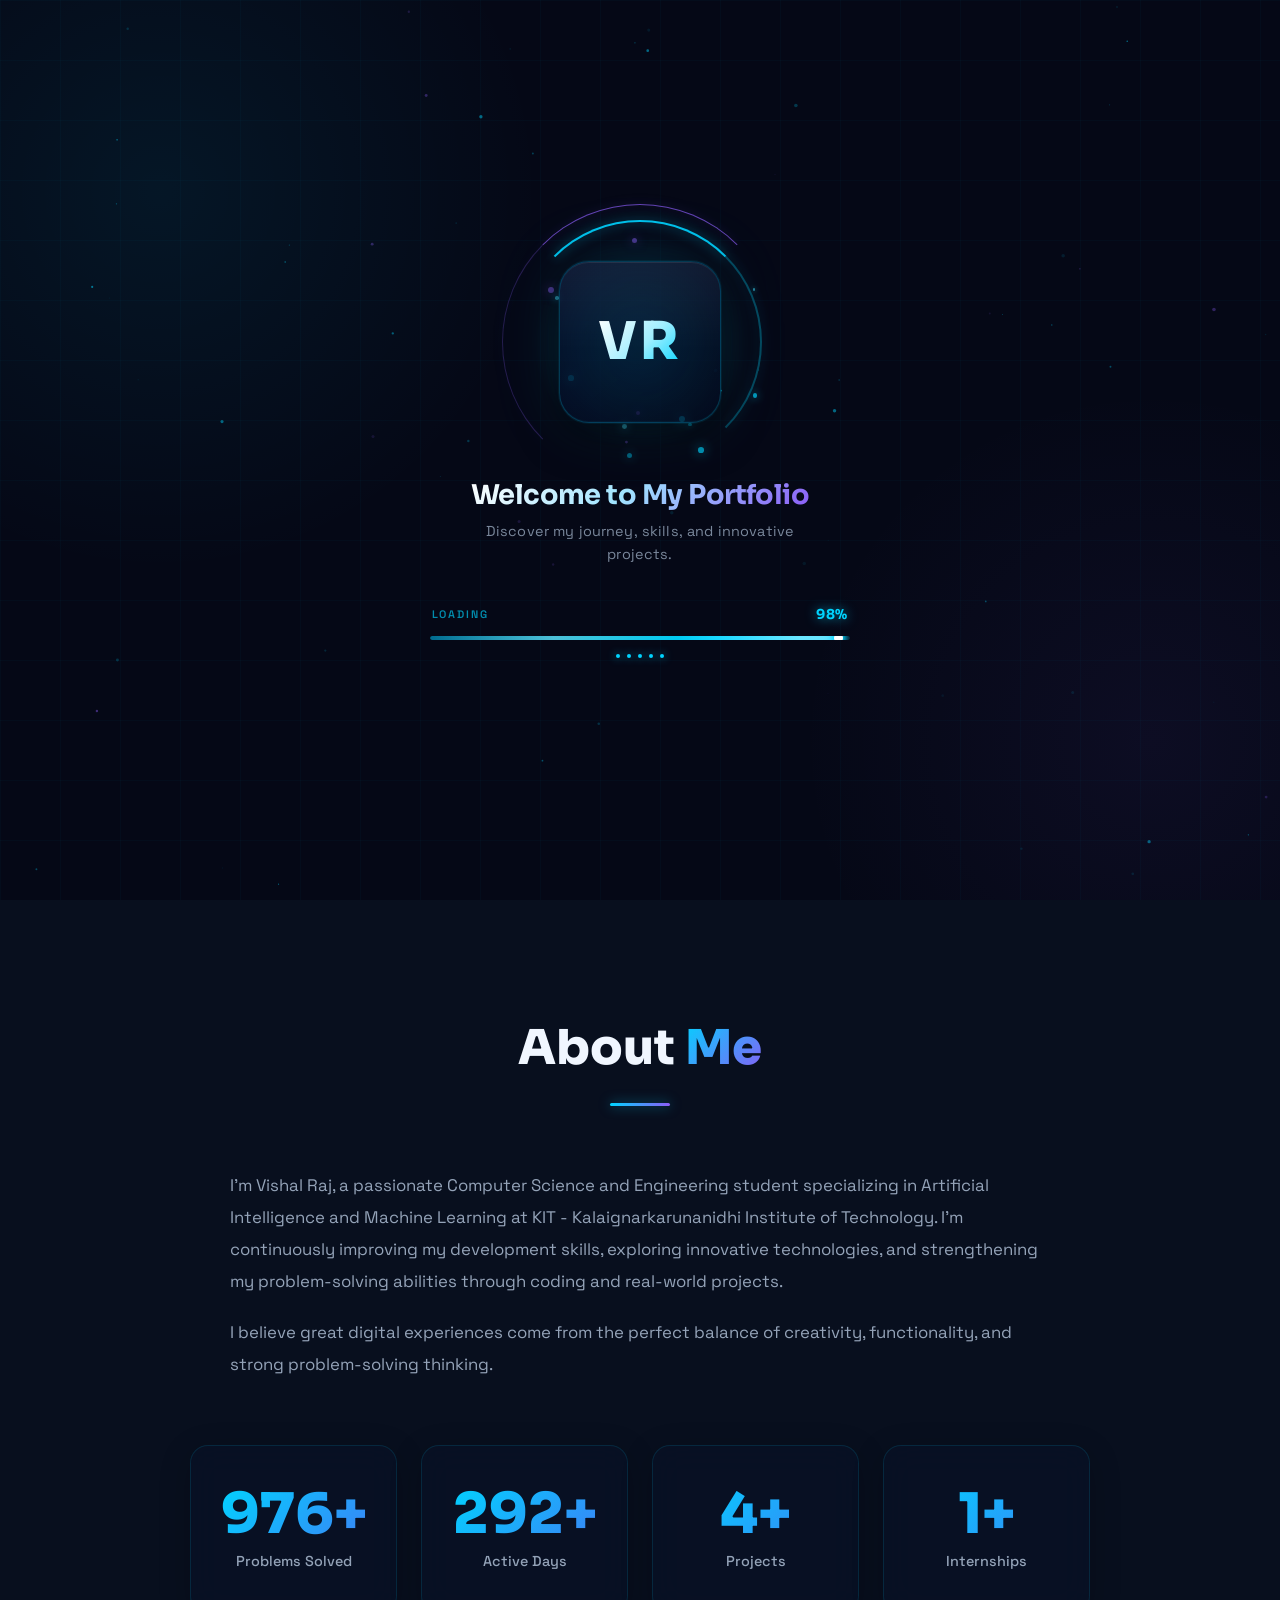
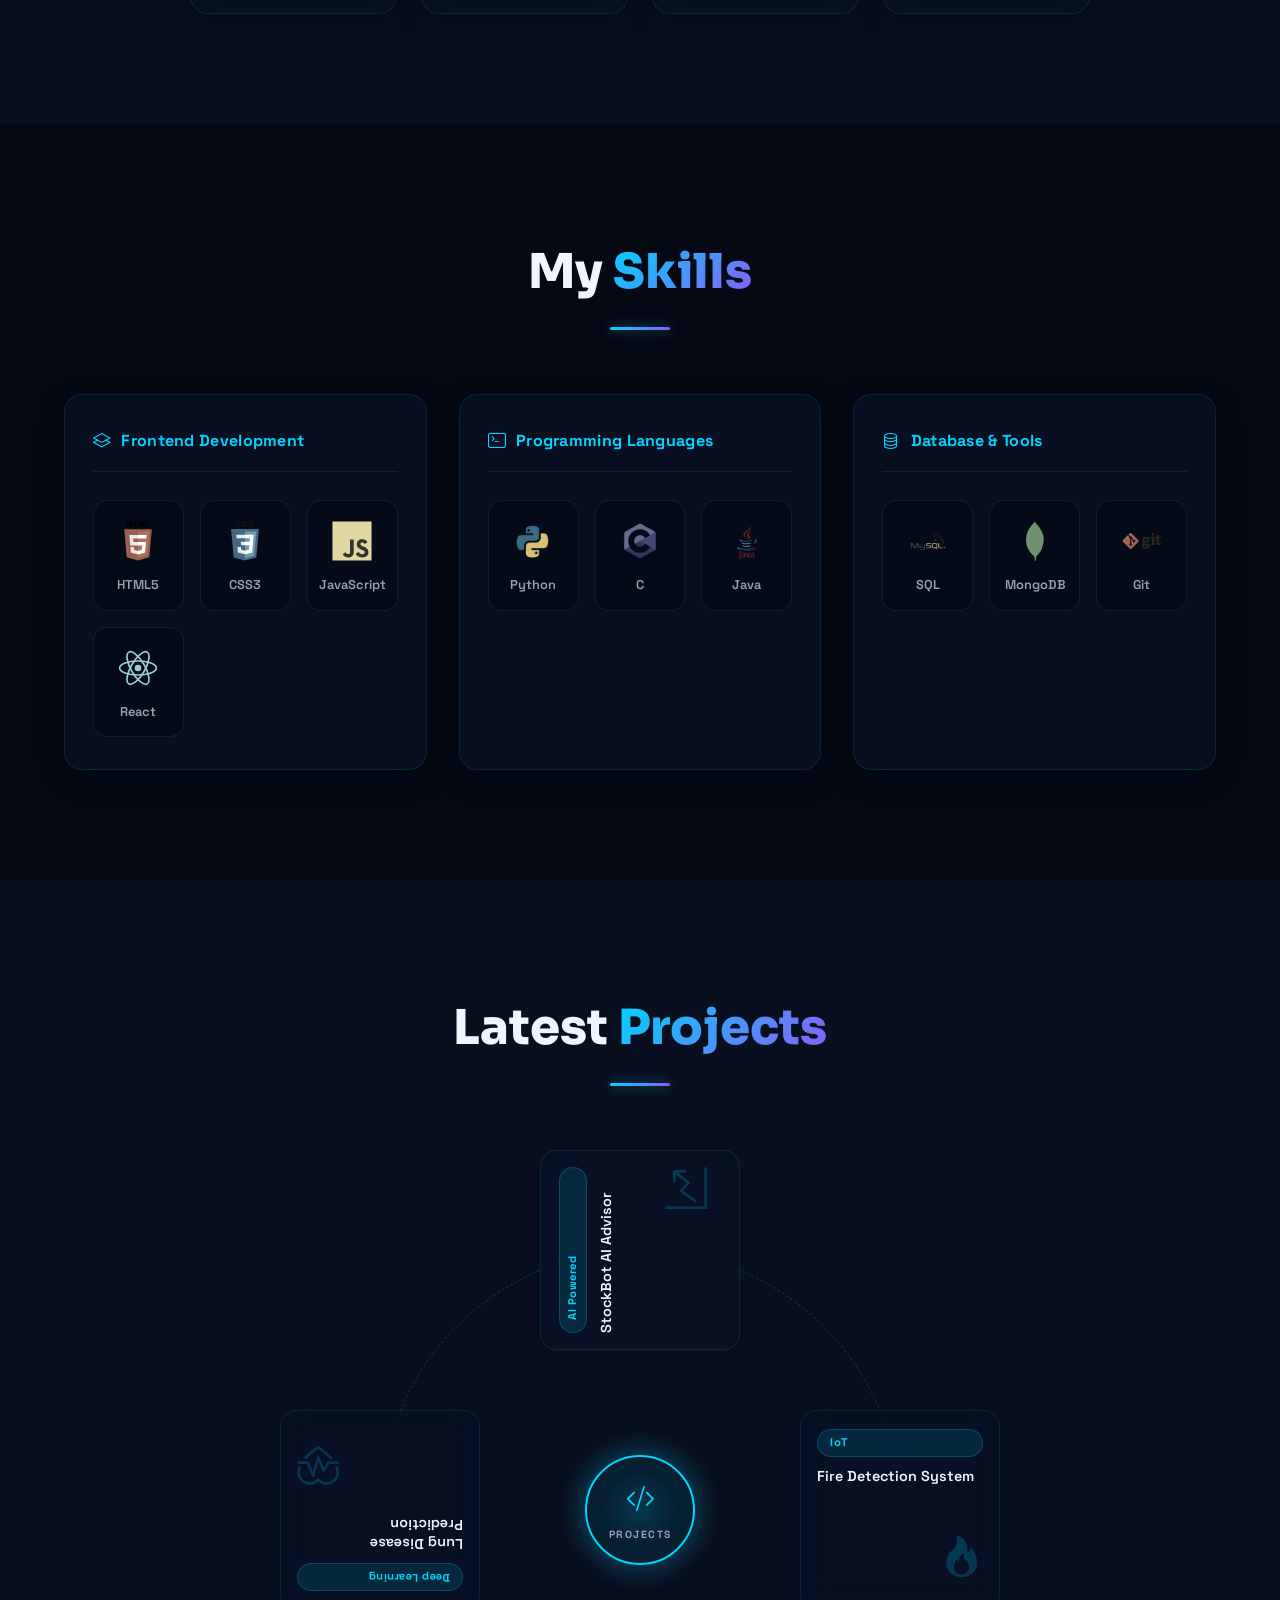
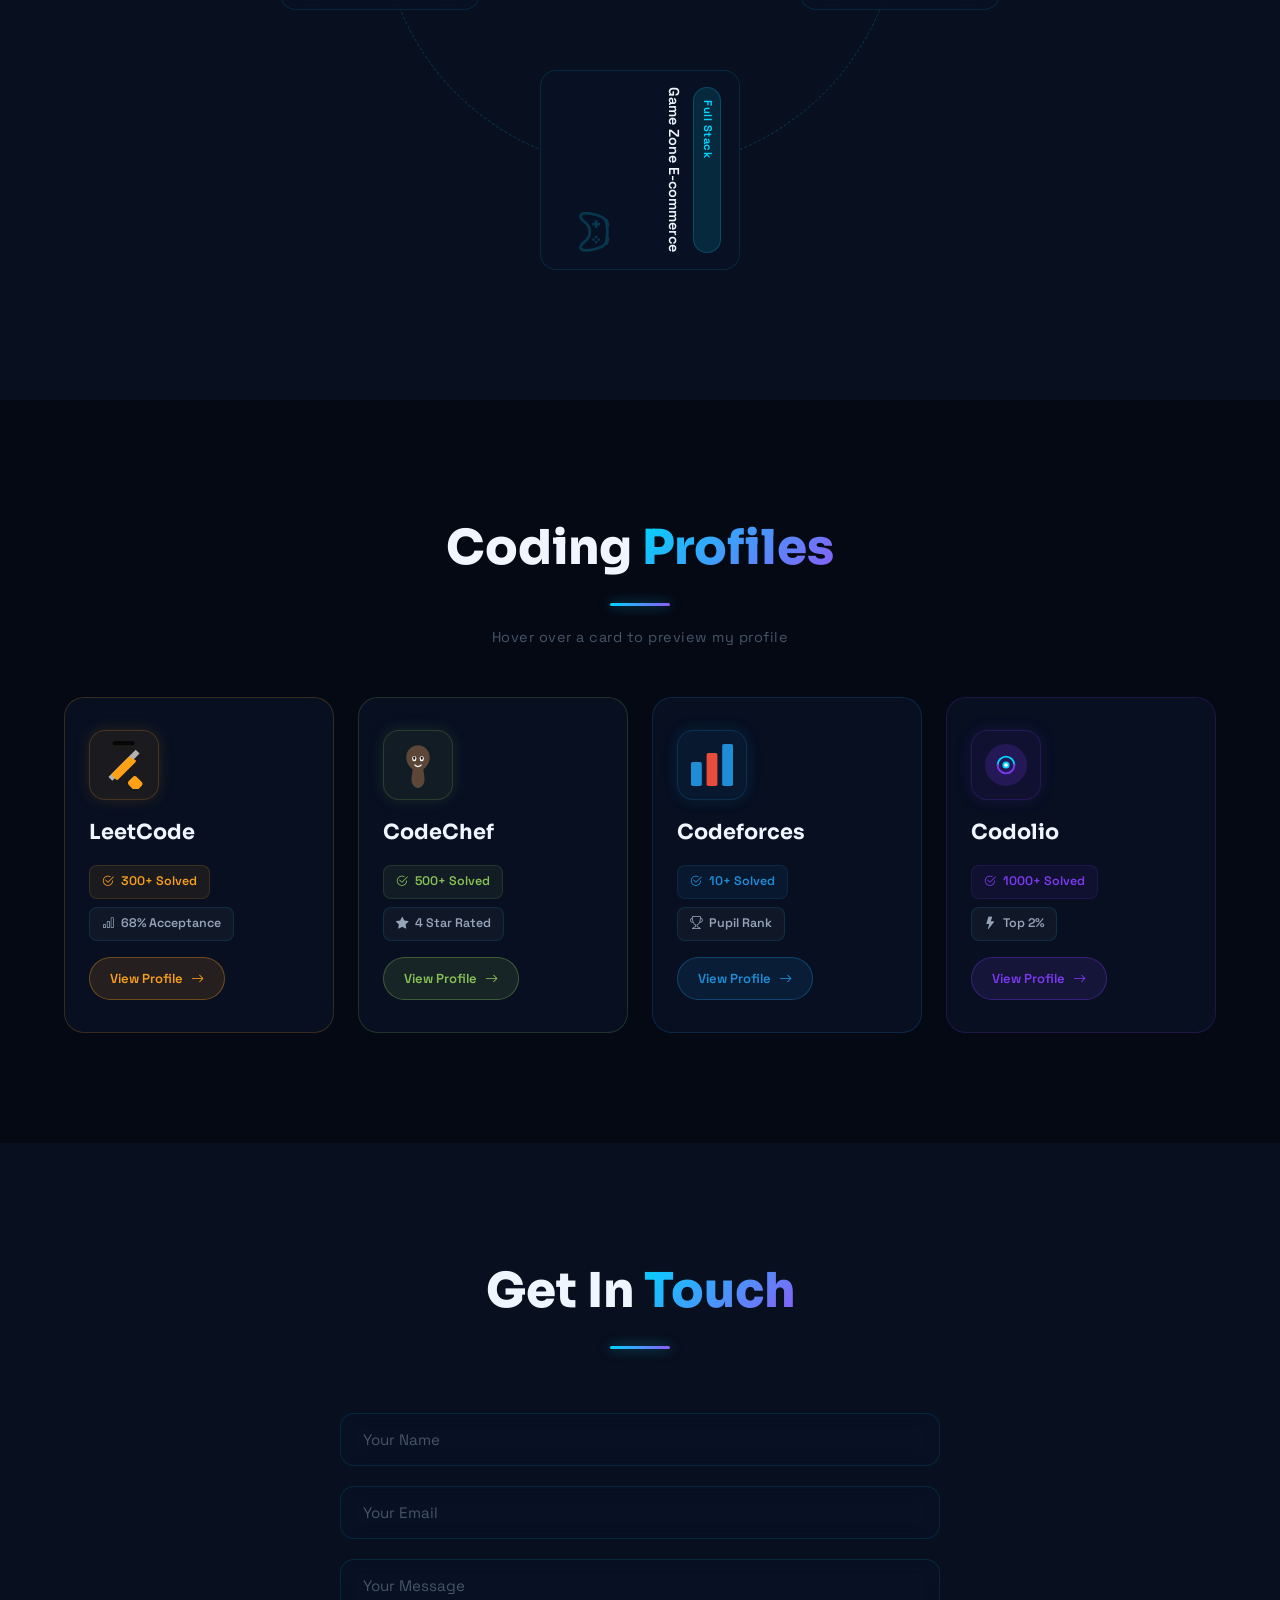
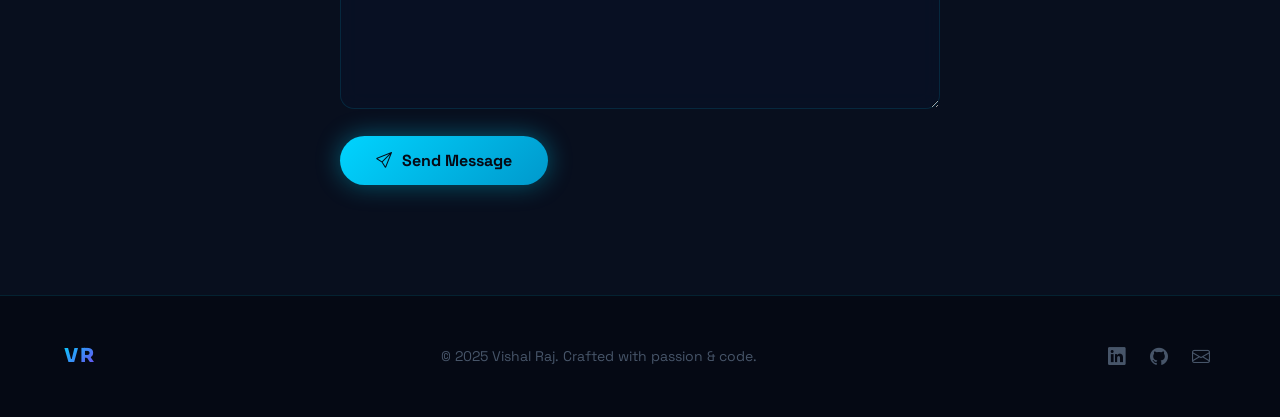
<file: index.html>
<!DOCTYPE html>
<html lang="en">

<head>
  <meta charset="UTF-8">
  <meta name="viewport" content="width=device-width, initial-scale=1.0">
  <title>Vishal Raj — Portfolio</title>
  <meta name="description"
    content="Vishal Raj — Frontend Developer & AI/ML Student. Crafting modern, interactive web experiences with React, JavaScript, and creative UI/UX design.">
  <link rel="preconnect" href="https://fonts.googleapis.com">
  <link rel="preconnect" href="https://fonts.gstatic.com" crossorigin>
  <link
    href="https://fonts.googleapis.com/css2?family=Space+Grotesk:wght@300;400;500;600;700&family=Sora:wght@300;400;500;600;700;800&display=swap"
    rel="stylesheet">
  <!-- Preloader: no-flash background set instantly -->
  <style>html,body{background:#050816;}</style>
  <link rel="stylesheet" href="preloader.css">
  <link rel="stylesheet" href="style.css">
  <link href="https://cdn.jsdelivr.net/npm/bootstrap-icons@1.10.5/font/bootstrap-icons.css" rel="stylesheet">
  <link href="https://cdnjs.cloudflare.com/ajax/libs/font-awesome/6.4.0/css/all.min.css" rel="stylesheet">
</head>

<body>

  <!-- ==================== PRELOADER ==================== -->
  <div id="vr-preloader" role="status" aria-label="Loading portfolio">

    <!-- Background layers -->
    <div class="pl-grid"></div>
    <canvas id="pl-particles"></canvas>
    <div class="pl-ambient-tl"></div>
    <div class="pl-ambient-br"></div>

    <!-- Main content -->
    <div class="pl-content">

      <!-- Logo Stage -->
      <div class="pl-logo-stage">
        <!-- Glow orb behind card -->
        <div class="pl-glow-orb"></div>
        <!-- Spinning rings -->
        <div class="pl-ring-outer"></div>
        <div class="pl-ring-mid"></div>
        <!-- Glass card -->
        <div class="pl-glass-card">
          <!-- VR Text Logo — premium styled lettering -->
          <div class="pl-vr-text" aria-label="VR Logo">VR</div>
          <!-- card shimmer overlay -->
          <div class="pl-card-shimmer"></div>
        </div><!-- /.pl-glass-card -->
      </div><!-- /.pl-logo-stage -->



      <!-- Text -->
      <div class="pl-text-block">
        <h1 class="pl-title">Welcome to My Portfolio</h1>
        <p class="pl-subtitle">Discover my journey, skills, and innovative projects.</p>
      </div>

      <!-- Progress -->
      <div class="pl-progress-section">
        <div class="pl-progress-header">
          <span class="pl-progress-label">Loading</span>
          <span class="pl-progress-pct" id="pl-pct">0%</span>
        </div>
        <div class="pl-bar-track">
          <div class="pl-bar-fill" id="pl-bar-fill">
            <div class="pl-bar-lead" id="pl-bar-lead"></div>
          </div>
        </div>
        <div class="pl-dots-row">
          <span class="pl-status-dot"></span>
          <span class="pl-status-dot"></span>
          <span class="pl-status-dot"></span>
          <span class="pl-status-dot"></span>
          <span class="pl-status-dot"></span>
        </div>
      </div>

    </div><!-- /.pl-content -->
  </div><!-- /#vr-preloader -->

  <!-- Particle Canvas -->
  <canvas id="particles-canvas"></canvas>

  <!-- Grid Background -->
  <div class="grid-bg"></div>

  <!-- Cursor Glow -->
  <div class="cursor-glow" id="cursorGlow"></div>

  <!-- ==================== HEADER ==================== -->
  <header id="header">
    <div class="header-inner">
      <div class="logo">
        <span class="logo-text">VR</span>
      </div>

      <div class="nav-container">
        <nav id="mainNav">
          <span class="nav-glow-indicator" id="navIndicator"></span>
          <a href="#home" class="nav-link active" id="nav-home">Home</a>
          <a href="#about" class="nav-link" id="nav-about">About</a>
          <a href="#skills" class="nav-link" id="nav-skills">Skills</a>
          <a href="#projects" class="nav-link" id="nav-projects">Projects</a>
          <a href="#contact" class="nav-link" id="nav-contact">Contact</a>
        </nav>
      </div>

      <div class="header-actions">
        <a href="/Users/vishalraj/Desktop/Folders/resume/Vishalraj_resume(2026).pdf" download class="btn-nav-cv"
          id="btn-header-cv">
          <i class="bi bi-download"></i>
          <span>Download CV</span>
        </a>
        <button class="hamburger" id="hamburger" aria-label="Toggle menu">
          <span></span><span></span><span></span>
        </button>
      </div>
    </div>
  </header>

  <!-- ==================== HERO ==================== -->
  <section id="home" class="hero">

    <!-- Ambient radial blobs -->
    <div class="hero-blob blob-1"></div>
    <div class="hero-blob blob-2"></div>
    <div class="hero-blob blob-3"></div>

    <div class="hero-container">

      <!-- Left: Text -->
      <div class="hero-text scroll-reveal">
        <p class="greeting">
          <span class="greeting-dot"></span>
          Hello, It's Me
        </p>

        <h1 class="name">Vishal Raj</h1>

        <p class="title">
          <span class="gradient-text typewriter-text" id="typewriterText"></span><span class="title-cursor">|</span>
        </p>

        <p class="description">
          Passionate about crafting clean, interactive, and user-focused digital experiences.
          I enjoy designing modern interfaces and building responsive web applications that
          combine creativity, performance, and functionality.
        </p>

        <!-- Social Icons -->
        <div class="social-links">
          <a href="https://www.linkedin.com/in/vishalraj46/" target="_blank" class="social-icon" title="LinkedIn">
            <i class="bi bi-linkedin"></i>
            <span class="social-label">LinkedIn</span>
          </a>
          <a href="https://github.com/vishalraj60" target="_blank" class="social-icon" title="GitHub">
            <i class="bi bi-github"></i>
            <span class="social-label">GitHub</span>
          </a>
          <a href="mailto:kit27.am60@gmail.com" class="social-icon" title="Email">
            <i class="bi bi-envelope"></i>
            <span class="social-label">Email</span>
          </a>

        </div>

        <!-- CTA Buttons -->
        <div class="hero-buttons">

          <a href="#projects" class="btn-secondary" id="btn-view-projects">
            View Projects
            <i class="bi bi-arrow-right"></i>
          </a>
        </div>
      </div>


      <!-- Hexagon Frame -->
      <div class="hexagon-container" id="hexagonContainer">
        <!-- Orbit rings -->
        <div class="orbit-ring-1"></div>
        <div class="orbit-ring-2"></div>
        <!-- Glow layers -->
        <div class="hexagon-glow"></div>
        <div class="hexagon-border-outer"></div>
        <div class="hexagon-border-inner"></div>
        <div class="hexagon-bg"></div>
        <!-- Profile image -->
        <img src="./images/vishal.PNG" alt="Vishal Raj — Frontend Developer" class="profile-img">
      </div>
    </div>

    </div>

    <!-- Info Cards Row -->
    <div class="info-cards-row">
      <div class="info-card scroll-reveal">
        <div class="info-card-icon" style="color: #00d4ff;">
          <i class="bi bi-rocket-takeoff"></i>
        </div>
        <div class="info-card-content">
          <h3>1500+</h3>
          <p class="info-card-title">Problems Solved</p>
          <p class="info-card-sub">On various online platforms.</p>
        </div>
      </div>
      <div class="info-card scroll-reveal" style="--delay: 0.1s">
        <div class="info-card-icon" style="color: #8b5cf6;">
          <i class="bi bi-code-square"></i>
        </div>
        <div class="info-card-content">
          <h3>Frontend</h3>
          <p class="info-card-title info-card-purple">Developer</p>
          <p class="info-card-sub">HTML, CSS, JavaScript, React &amp; more.</p>
        </div>
      </div>
      <div class="info-card scroll-reveal" style="--delay: 0.2s">
        <div class="info-card-icon" style="color: #10b981;">
          <i class="bi bi-mortarboard"></i>
        </div>
        <div class="info-card-content">
          <h3>AI &amp; ML</h3>
          <p class="info-card-title info-card-green">Student</p>
          <p class="info-card-sub">Exploring the world of Artificial Intelligence.</p>
        </div>
      </div>
      <div class="info-card scroll-reveal" style="--delay: 0.3s">
        <div class="info-card-icon" style="color: #f59e0b;">
          <i class="bi bi-trophy"></i>
        </div>
        <div class="info-card-content">
          <h3>30 Day</h3>
          <p class="info-card-title info-card-amber">ML Internship</p>
          <p class="info-card-sub">Successfully completed a 30-day ML internship.</p>
        </div>
      </div>
    </div>

  </section>

  <!-- ==================== ABOUT ==================== -->
  <section id="about" class="about">
    <div class="container">
      <h2 class="section-title scroll-reveal">About <span class="highlight">Me</span></h2>
      <div class="about-content scroll-reveal">
        <p>
          I'm Vishal Raj, a passionate Computer Science and Engineering student specializing in
          Artificial Intelligence and Machine Learning at KIT - Kalaignarkarunanidhi Institute of Technology.
          I'm continuously improving my development skills, exploring innovative technologies, and strengthening my
          problem-solving abilities through coding and real-world projects.
        </p>
        <p>
          I believe great digital experiences come from the perfect balance of creativity, functionality, and strong
          problem-solving thinking.
        </p>
      </div>

      <!-- Stats Section -->
      <div class="stats-grid">
        <div class="stat-card scroll-reveal">
          <h3 class="stat-number" data-target="1000">0</h3>
          <p class="stat-label">Problems Solved</p>
        </div>
        <div class="stat-card scroll-reveal" style="--delay: 0.1s">
          <h3 class="stat-number" data-target="300">0</h3>
          <p class="stat-label">Active Days</p>
        </div>
        <div class="stat-card scroll-reveal" style="--delay: 0.2s">
          <h3 class="stat-number" data-target="5">0</h3>
          <p class="stat-label">Projects</p>
        </div>
        <div class="stat-card scroll-reveal" style="--delay: 0.3s">
          <h3 class="stat-number" data-target="2">0</h3>
          <p class="stat-label">Internships</p>
        </div>
      </div>
    </div>
  </section>

  <!-- ==================== SKILLS ==================== -->
  <section id="skills" class="skills">
    <div class="container">
      <h2 class="section-title scroll-reveal">My <span class="highlight">Skills</span></h2>

      <div class="skills-container">
        <!-- Frontend Development -->
        <div class="skill-category scroll-reveal">
          <h3 class="category-title">
            <i class="bi bi-layers"></i> Frontend Development
          </h3>
          <div class="skills-grid">
            <div class="skill-card">
              <div class="skill-icon">
                <img src="./images/html5.svg" alt="HTML5">
              </div>
              <p>HTML5</p>
            </div>
            <div class="skill-card">
              <div class="skill-icon">
                <img src="./images/css3.svg" alt="CSS3">
              </div>
              <p>CSS3</p>
            </div>
            <div class="skill-card">
              <div class="skill-icon">
                <img src="./images/javascript.svg" alt="JavaScript">
              </div>
              <p>JavaScript</p>
            </div>
            <div class="skill-card">
              <div class="skill-icon react-icon">
                <svg viewBox="0 0 24 24" fill="#61DAFB" width="40" height="40">
                  <circle cx="12" cy="12" r="2" />
                  <ellipse cx="12" cy="12" rx="11" ry="4.2" fill="none" stroke="#61DAFB" stroke-width="1" />
                  <ellipse cx="12" cy="12" rx="11" ry="4.2" fill="none" stroke="#61DAFB" stroke-width="1"
                    transform="rotate(60 12 12)" />
                  <ellipse cx="12" cy="12" rx="11" ry="4.2" fill="none" stroke="#61DAFB" stroke-width="1"
                    transform="rotate(120 12 12)" />
                </svg>
              </div>
              <p>React</p>
            </div>
          </div>
        </div>

        <!-- Programming Languages -->
        <div class="skill-category scroll-reveal" style="--delay: 0.1s">
          <h3 class="category-title">
            <i class="bi bi-terminal"></i> Programming Languages
          </h3>
          <div class="skills-grid">
            <div class="skill-card">
              <div class="skill-icon">
                <img src="./images/py.PNG" alt="Python">
              </div>
              <p>Python</p>
            </div>
            <div class="skill-card">
              <div class="skill-icon">
                <img src="./images/c.PNG" alt="C Programming">
              </div>
              <p>C</p>
            </div>
            <div class="skill-card">
              <div class="skill-icon">
                <img src="./images/java.PNG" alt="Java">
              </div>
              <p>Java</p>
            </div>
          </div>
        </div>

        <!-- Database & Tools -->
        <div class="skill-category scroll-reveal" style="--delay: 0.2s">
          <h3 class="category-title">
            <i class="bi bi-database"></i> Database &amp; Tools
          </h3>
          <div class="skills-grid">
            <div class="skill-card">
              <div class="skill-icon">
                <img src="./images/sql.PNG" alt="SQL">
              </div>
              <p>SQL</p>
            </div>
            <div class="skill-card">
              <div class="skill-icon mongodb-icon">
                <svg viewBox="0 0 24 24" fill="#47A248" width="40" height="40">
                  <path
                    d="M17.193 9.555c-1.264-5.58-4.252-7.414-4.573-8.115-.28-.394-.53-.954-.735-1.44-.036.495-.055.685-.523 1.184-.723.566-4.438 3.682-4.74 10.02-.282 5.912 4.27 9.435 4.888 9.884l.07.05A73.49 73.49 0 0111.91 24h.481c.114-1.032.284-2.056.51-3.07.417-.296 4.604-3.254 4.292-11.375z" />
                </svg>
              </div>
              <p>MongoDB</p>
            </div>
            <div class="skill-card">
              <div class="skill-icon">
                <img src="./images/git.svg" alt="Git">
              </div>
              <p>Git</p>
            </div>
          </div>
        </div>
      </div>

    </div>
  </section>

  <!-- ==================== PROJECTS ==================== -->
  <section id="projects" class="projects">
    <div class="container">
      <h2 class="section-title scroll-reveal">Latest <span class="highlight">Projects</span></h2>
      <div class="orbit-wrapper">
        <!-- Center hub -->
        <div class="orbit-center">
          <i class="bi bi-code-slash"></i>
          <span>Projects</span>
        </div>
        <!-- Decorative dashed ring -->
        <div class="orbit-ring"></div>
        <!-- Rotating track -->
        <div class="orbit-track">

          <div class="orbit-item">
            <div class="project-card">
              <div class="card-front">
                <span class="project-tag">IoT</span>
                <h3>Fire Detection System</h3>
                <i class="bi bi-fire card-icon"></i>
              </div>
              <div class="card-overlay">
                <span class="project-tag">IoT</span>
                <h3>Fire Detection System</h3>
                <p>Real-time fire detection using image processing and alert notifications with IoT integration.</p>
              </div>
            </div>
          </div>

          <div class="orbit-item">
            <div class="project-card">
              <div class="card-front">
                <span class="project-tag">Full Stack</span>
                <h3>Game Zone E-commerce</h3>
                <i class="bi bi-controller card-icon"></i>
              </div>
              <div class="card-overlay">
                <span class="project-tag">Full Stack</span>
                <h3>Game Zone E-commerce</h3>
                <p>Complete e-commerce platform for video games with user authentication, shopping cart, and payment
                  integration.</p>
              </div>
            </div>
          </div>

          <div class="orbit-item">
            <div class="project-card">
              <div class="card-front">
                <span class="project-tag">Deep Learning</span>
                <h3>Lung Disease Prediction</h3>
                <i class="bi bi-heart-pulse card-icon"></i>
              </div>
              <div class="card-overlay">
                <span class="project-tag">Deep Learning</span>
                <h3>Lung Disease Prediction</h3>
                <p>Hybrid CNN + RNN model to detect lung diseases from X-ray images using advanced deep learning
                  techniques.</p>
              </div>
            </div>
          </div>

          <div class="orbit-item">
            <div class="project-card">
              <div class="card-front">
                <span class="project-tag">AI Powered</span>
                <h3>StockBot AI Advisor</h3>
                <i class="bi bi-graph-up-arrow card-icon"></i>
              </div>
              <div class="card-overlay">
                <span class="project-tag">AI Powered</span>
                <h3>StockBot AI Advisor</h3>
                <p>AI-powered stock market analysis with insights, trend analysis, portfolio tracking and smart
                  recommendations.</p>
              </div>
            </div>
          </div>

        </div>
      </div>
    </div>
  </section>

  <!-- ==================== CODING PROFILES ==================== -->
  <section id="competitive" class="competitive">
    <div class="container">
      <h2 class="section-title scroll-reveal">Coding <span class="highlight">Profiles</span></h2>
      <p class="section-subtitle scroll-reveal">Hover over a card to preview my profile</p>

      <div class="cp-grid">

        <!-- LeetCode -->
        <div class="cp-card scroll-reveal" style="--card-accent: #f89f1b; --card-accent-rgb: 248,159,27;">
          <div class="cp-card-bg" style="background-image: url('./images/leetcode_profile.png')"></div>
          <div class="cp-card-overlay"></div>
          <div class="cp-card-shine"></div>
          <div class="cp-card-inner">
            <div class="cp-default">
              <div class="cp-logo-wrap">
                <svg viewBox="0 0 95 111" fill="none" xmlns="http://www.w3.org/2000/svg" class="cp-logo-svg" width="48"
                  height="48">
                  <path
                    d="M68.0063 83.0664C70.5 80.5764 74.5 80.5764 77 83.0664L88.5 94.5664C91 97.0564 91 101.056 88.5 103.566L79 113.066C76.5 115.556 72.5 115.556 70 113.066L58.5 101.566C56 99.066 56 95.066 58.5 92.566L68.0063 83.0664Z"
                    fill="#FFA116" />
                  <path fill-rule="evenodd" clip-rule="evenodd"
                    d="M11.5 83.0664L43 51.5664L52 60.5664L20.5 92.0664L11.5 83.0664ZM52 60.5664L83.5 29.0664L74.5 20.0664L43 51.5664L52 60.5664Z"
                    fill="#B3B3B3" />
                  <rect x="21" y="0" width="51" height="10" rx="5" fill="#070706" />
                  <rect x="21" y="10" width="51" height="12" rx="0" fill="#1A1A1A" />
                  <path
                    d="M62 38C60.5 36.5 58.5 36.5 57 38L20 75C18.5 76.5 18.5 78.5 20 80L29 89C30.5 90.5 32.5 90.5 34 89L74 49C75.5 47.5 75.5 45.5 74 44L62 38Z"
                    fill="#FFA116" />
                </svg>
              </div>
              <h3 class="cp-name">LeetCode</h3>
              <div class="cp-stats">
                <span class="cp-stat-badge"><i class="bi bi-check2-circle"></i> 300+ Solved</span>
                <span class="cp-stat-badge cp-badge-alt"><i class="bi bi-bar-chart"></i> 68% Acceptance</span>
              </div>
              <a href="https://leetcode.com/u/Vishalraj_60/" target="_blank" class="cp-btn">
                <span>View Profile</span><i class="bi bi-arrow-right"></i>
              </a>
            </div>
            <div class="cp-hover-content">
              <div class="cp-hover-badge"><i class="bi bi-eye"></i> Live Preview</div>
              <h3>LeetCode</h3>
              <p>@Vishalraj_60</p>
              <a href="https://leetcode.com/u/Vishalraj_60/" target="_blank" class="cp-btn cp-btn-hover">
                <span>Open Profile</span><i class="bi bi-box-arrow-up-right"></i>
              </a>
            </div>
          </div>
          <div class="cp-corner-glow"></div>
        </div>

        <!-- CodeChef -->
        <div class="cp-card scroll-reveal" style="--card-accent: #88c057; --card-accent-rgb: 136,192,87; --delay: 0.1s">
          <div class="cp-card-bg" style="background-image: url('./images/codechef_profile.png')"></div>
          <div class="cp-card-overlay"></div>
          <div class="cp-card-shine"></div>
          <div class="cp-card-inner">
            <div class="cp-default">
              <div class="cp-logo-wrap">
                <svg viewBox="0 0 80 90" fill="none" xmlns="http://www.w3.org/2000/svg" class="cp-logo-svg" width="48"
                  height="48">
                  <path
                    d="M40 8C28 8 18 18 18 30C18 40 23 48 30 53L28 68C26 80 33 88 40 88C47 88 54 80 52 68L50 53C57 48 62 40 62 30C62 18 52 8 40 8Z"
                    fill="#5B4638" />
                  <ellipse cx="33" cy="33" rx="4" ry="5" fill="white" />
                  <ellipse cx="47" cy="33" rx="4" ry="5" fill="white" />
                  <ellipse cx="33" cy="32" rx="2" ry="3" fill="#1a0a00" />
                  <ellipse cx="47" cy="32" rx="2" ry="3" fill="#1a0a00" />
                  <path d="M34 45 Q40 51 46 45" stroke="white" stroke-width="2" fill="none" stroke-linecap="round" />
                </svg>
              </div>
              <h3 class="cp-name">CodeChef</h3>
              <div class="cp-stats">
                <span class="cp-stat-badge"><i class="bi bi-check2-circle"></i> 500+ Solved</span>
                <span class="cp-stat-badge cp-badge-alt"><i class="bi bi-star-fill"></i> 4 Star Rated</span>
              </div>
              <a href="https://www.codechef.com/users/kit23bam060" target="_blank" class="cp-btn">
                <span>View Profile</span><i class="bi bi-arrow-right"></i>
              </a>
            </div>
            <div class="cp-hover-content">
              <div class="cp-hover-badge"><i class="bi bi-eye"></i> Live Preview</div>
              <h3>CodeChef</h3>
              <p>@kit23bam060</p>
              <a href="https://www.codechef.com/users/kit23bam060" target="_blank" class="cp-btn cp-btn-hover">
                <span>Open Profile</span><i class="bi bi-box-arrow-up-right"></i>
              </a>
            </div>
          </div>
          <div class="cp-corner-glow"></div>
        </div>

        <!-- Codeforces -->
        <div class="cp-card scroll-reveal" style="--card-accent: #1f8dd6; --card-accent-rgb: 31,141,214; --delay: 0.2s">
          <div class="cp-card-bg" style="background-image: url('./images/codeforces_profile.png')"></div>
          <div class="cp-card-overlay"></div>
          <div class="cp-card-shine"></div>
          <div class="cp-card-inner">
            <div class="cp-default">
              <div class="cp-logo-wrap">
                <svg viewBox="0 0 80 80" fill="none" xmlns="http://www.w3.org/2000/svg" class="cp-logo-svg" width="48"
                  height="48">
                  <rect x="5" y="35" width="18" height="40" rx="3" fill="#1F8DD6" />
                  <rect x="31" y="20" width="18" height="55" rx="3" fill="#E74C3C" />
                  <rect x="57" y="5" width="18" height="70" rx="3" fill="#1F8DD6" />
                </svg>
              </div>
              <h3 class="cp-name">Codeforces</h3>
              <div class="cp-stats">
                <span class="cp-stat-badge"><i class="bi bi-check2-circle"></i> 10+ Solved</span>
                <span class="cp-stat-badge cp-badge-alt"><i class="bi bi-trophy"></i> Pupil Rank</span>
              </div>
              <a href="https://codeforces.com/profile/kit27.am60" target="_blank" class="cp-btn">
                <span>View Profile</span><i class="bi bi-arrow-right"></i>
              </a>
            </div>
            <div class="cp-hover-content">
              <div class="cp-hover-badge"><i class="bi bi-eye"></i> Live Preview</div>
              <h3>Codeforces</h3>
              <p>@kit27.am60</p>
              <a href="https://codeforces.com/profile/kit27.am60" target="_blank" class="cp-btn cp-btn-hover">
                <span>Open Profile</span><i class="bi bi-box-arrow-up-right"></i>
              </a>
            </div>
          </div>
          <div class="cp-corner-glow"></div>
        </div>

        <!-- Codolio -->
        <div class="cp-card scroll-reveal" style="--card-accent: #7c3aed; --card-accent-rgb: 124,58,237; --delay: 0.3s">
          <div class="cp-card-bg" style="background-image: url('./images/codolio_profile.png')"></div>
          <div class="cp-card-overlay"></div>
          <div class="cp-card-shine"></div>
          <div class="cp-card-inner">
            <div class="cp-default">
              <div class="cp-logo-wrap">
                <svg viewBox="0 0 80 80" fill="none" xmlns="http://www.w3.org/2000/svg" class="cp-logo-svg" width="48"
                  height="48">
                  <circle cx="40" cy="40" r="34" fill="#7C3AED" opacity="0.2" stroke="#7C3AED" stroke-width="2" />
                  <path d="M26 40 C26 32 33 26 40 26 C47 26 54 32 54 40" stroke="#00D4FF" stroke-width="3" fill="none"
                    stroke-linecap="round" />
                  <path d="M54 40 C54 48 47 54 40 54 C33 54 26 48 26 40" stroke="#7C3AED" stroke-width="3" fill="none"
                    stroke-linecap="round" />
                  <circle cx="40" cy="40" r="6" fill="#00D4FF" />
                  <circle cx="40" cy="40" r="3" fill="white" />
                </svg>
              </div>
              <h3 class="cp-name">Codolio</h3>
              <div class="cp-stats">
                <span class="cp-stat-badge"><i class="bi bi-check2-circle"></i> 1000+ Solved</span>
                <span class="cp-stat-badge cp-badge-alt"><i class="bi bi-lightning-fill"></i> Top 2%</span>
              </div>
              <a href="https://codolio.com/profile/kit_am60" target="_blank" class="cp-btn">
                <span>View Profile</span><i class="bi bi-arrow-right"></i>
              </a>
            </div>
            <div class="cp-hover-content">
              <div class="cp-hover-badge"><i class="bi bi-eye"></i> Live Preview</div>
              <h3>Codolio</h3>
              <p>@kit_am60</p>
              <a href="https://codolio.com/profile/kit_am60" target="_blank" class="cp-btn cp-btn-hover">
                <span>Open Profile</span><i class="bi bi-box-arrow-up-right"></i>
              </a>
            </div>
          </div>
          <div class="cp-corner-glow"></div>
        </div>

      </div>
    </div>
  </section>


  <!-- ==================== CONTACT ==================== -->
  <section id="contact" class="contact">
    <div class="container">
      <h2 class="section-title scroll-reveal">Get In <span class="highlight">Touch</span></h2>
      <div class="contact-content scroll-reveal">
        <form class="contact-form" id="contactForm">
          <div class="form-group">
            <input type="text" id="contact-name" placeholder="Your Name" required>
          </div>
          <div class="form-group">
            <input type="email" id="contact-email" placeholder="Your Email" required>
          </div>
          <div class="form-group">
            <textarea id="contact-message" placeholder="Your Message" rows="5" required></textarea>
          </div>
          <button type="submit" class="btn-primary btn-submit" id="btn-send-message">
            <i class="bi bi-send"></i>
            Send Message
          </button>
        </form>
      </div>
    </div>
  </section>

  <!-- ==================== FOOTER ==================== -->
  <footer>
    <div class="footer-inner">
      <div class="footer-logo">VR</div>
      <p>© 2025 Vishal Raj. Crafted with passion &amp; code.</p>
      <div class="footer-socials">
        <a href="https://www.linkedin.com/in/vishalraj46/" target="_blank" aria-label="LinkedIn"><i
            class="bi bi-linkedin"></i></a>
        <a href="https://github.com/vishalraj60" target="_blank" aria-label="GitHub"><i class="bi bi-github"></i></a>
        <a href="mailto:kit27.am60@gmail.com" aria-label="Email"><i class="bi bi-envelope"></i></a>
      </div>
    </div>
  </footer>

  <!-- Preloader script (runs before main.js) -->
  <script src="./preloader.js"></script>
  <script src="./main.js"></script>

</body>

</html>
</file>
<file: preloader.css>
/* ============================================================
   VISHAL RAJ — PREMIUM PRELOADER
   Full-screen | Glassmorphism | Neon Cyan | Futuristic
   ============================================================ */

/* ── Preloader Overlay ── */
#vr-preloader {
  position: fixed;
  inset: 0;
  width: 100vw;
  height: 100vh;
  background: #050816;
  z-index: 99999;
  display: flex;
  flex-direction: column;
  align-items: center;
  justify-content: center;
  overflow: hidden;
  transition: opacity 0.9s cubic-bezier(0.4, 0, 0.2, 1);
  will-change: opacity;
}

#vr-preloader.pl-fade-out {
  opacity: 0;
  pointer-events: none;
}

/* Prevent body scroll while preloader visible */
body.pl-active {
  overflow: hidden;
}

/* ── Preloader Grid Background ── */
.pl-grid {
  position: absolute;
  inset: 0;
  pointer-events: none;
  background-image:
    linear-gradient(rgba(0, 212, 255, 0.04) 1px, transparent 1px),
    linear-gradient(90deg, rgba(0, 212, 255, 0.04) 1px, transparent 1px);
  background-size: 60px 60px;
  opacity: 0.65;
  animation: pl-grid-pulse 4s ease-in-out infinite;
}

@keyframes pl-grid-pulse {
  0%, 100% { opacity: 0.65; }
  50%       { opacity: 0.3; }
}

/* ── Particle Canvas (Preloader) ── */
#pl-particles {
  position: absolute;
  inset: 0;
  pointer-events: none;
  z-index: 0;
}

/* ── Ambient Glows ── */
.pl-ambient-tl {
  position: absolute;
  top: -25%;
  left: -20%;
  width: 65vw;
  height: 65vw;
  background: radial-gradient(circle, rgba(0, 212, 255, 0.07) 0%, transparent 65%);
  pointer-events: none;
  animation: pl-ambient-1 9s ease-in-out infinite alternate;
}

.pl-ambient-br {
  position: absolute;
  bottom: -25%;
  right: -20%;
  width: 60vw;
  height: 60vw;
  background: radial-gradient(circle, rgba(139, 92, 246, 0.06) 0%, transparent 65%);
  pointer-events: none;
  animation: pl-ambient-2 11s ease-in-out infinite alternate;
}

@keyframes pl-ambient-1 {
  from { transform: translate(0, 0) scale(1); }
  to   { transform: translate(4%, 3%) scale(1.06); }
}
@keyframes pl-ambient-2 {
  from { transform: translate(0, 0) scale(1); }
  to   { transform: translate(-4%, -3%) scale(1.08); }
}

/* ── Main Content Wrapper ── */
.pl-content {
  position: relative;
  z-index: 10;
  display: flex;
  flex-direction: column;
  align-items: center;
  gap: 38px;
  animation: pl-content-in 0.6s cubic-bezier(0.22, 1, 0.36, 1) both;
}

@keyframes pl-content-in {
  from { opacity: 0; transform: translateY(24px); }
  to   { opacity: 1; transform: translateY(0); }
}

/* ── Logo Stage ── */
.pl-logo-stage {
  position: relative;
  width: 200px;
  height: 200px;
  display: flex;
  align-items: center;
  justify-content: center;
  transition: transform 0.8s cubic-bezier(0.4, 0, 0.2, 1), opacity 0.8s ease;
}

.pl-fade-out .pl-logo-stage {
  transform: scale(0.88);
  opacity: 0;
}

/* ── Rotating Outer Rings ── */
.pl-ring-outer {
  position: absolute;
  inset: -22px;
  border-radius: 50%;
  animation: pl-ring-cw 3s linear infinite;
}

.pl-ring-outer::before {
  content: '';
  position: absolute;
  inset: 0;
  border-radius: 50%;
  border: 2px solid transparent;
  border-top-color: rgba(0, 212, 255, 0.9);
  border-right-color: rgba(0, 212, 255, 0.3);
  filter: drop-shadow(0 0 6px rgba(0, 212, 255, 0.7));
}

.pl-ring-mid {
  position: absolute;
  inset: -38px;
  border-radius: 50%;
  animation: pl-ring-ccw 4.5s linear infinite;
}

.pl-ring-mid::before {
  content: '';
  position: absolute;
  inset: 0;
  border-radius: 50%;
  border: 1.5px solid transparent;
  border-top-color: rgba(139, 92, 246, 0.7);
  border-left-color: rgba(139, 92, 246, 0.25);
  filter: drop-shadow(0 0 5px rgba(139, 92, 246, 0.5));
}

@keyframes pl-ring-cw  { to { transform: rotate(360deg);  } }
@keyframes pl-ring-ccw { to { transform: rotate(-360deg); } }

/* ── Neon Glow Orb behind card ── */
.pl-glow-orb {
  position: absolute;
  inset: -8px;
  border-radius: 50%;
  background: radial-gradient(
    circle,
    rgba(0, 212, 255, 0.20) 0%,
    rgba(0, 212, 255, 0.08) 45%,
    transparent 70%
  );
  filter: blur(6px);
  animation: pl-orb-breathe 2.4s ease-in-out infinite;
}

@keyframes pl-orb-breathe {
  0%, 100% { transform: scale(1); opacity: 0.75; }
  50%       { transform: scale(1.18); opacity: 1; }
}

/* ── Glassmorphism Card ── */
.pl-glass-card {
  position: relative;
  width: 162px;
  height: 162px;
  border-radius: 30px;
  background: linear-gradient(
    145deg,
    rgba(5, 20, 55, 0.65) 0%,
    rgba(3, 10, 30, 0.72) 100%
  );
  backdrop-filter: blur(28px) saturate(180%);
  -webkit-backdrop-filter: blur(28px) saturate(180%);
  border: 1px solid rgba(0, 212, 255, 0.22);
  box-shadow:
    0 0 0 1px rgba(0, 212, 255, 0.07),
    0 12px 40px rgba(0, 0, 0, 0.55),
    0 0 70px rgba(0, 212, 255, 0.13),
    inset 0 1px 0 rgba(255, 255, 255, 0.08),
    inset 0 -1px 0 rgba(0, 212, 255, 0.05);
  display: flex;
  align-items: center;
  justify-content: center;
  animation: pl-logo-breathe 2.6s ease-in-out infinite;
  z-index: 2;
  overflow: hidden;
}

/* Glass inner highlight */
.pl-glass-card::before {
  content: '';
  position: absolute;
  top: 0;
  left: 0;
  right: 0;
  height: 55%;
  border-radius: 30px 30px 0 0;
  background: linear-gradient(
    180deg,
    rgba(255, 255, 255, 0.055) 0%,
    transparent 100%
  );
  pointer-events: none;
}

/* Animated shimmer border */
.pl-card-shimmer {
  position: absolute;
  inset: -1px;
  border-radius: 31px;
  background: conic-gradient(
    from 0deg,
    transparent 0deg,
    rgba(0, 212, 255, 0.55) 60deg,
    transparent 120deg,
    transparent 360deg
  );
  animation: pl-shimmer-spin 4s linear infinite;
  -webkit-mask: linear-gradient(#fff 0 0) padding-box, linear-gradient(#fff 0 0);
  -webkit-mask-composite: destination-out;
  mask-composite: exclude;
  pointer-events: none;
}

@keyframes pl-shimmer-spin {
  from { transform: rotate(0deg); }
  to   { transform: rotate(360deg); }
}

@keyframes pl-logo-breathe {
  0%, 100% {
    transform: scale(1);
    box-shadow:
      0 0 0 1px rgba(0, 212, 255, 0.07),
      0 12px 40px rgba(0, 0, 0, 0.55),
      0 0 70px rgba(0, 212, 255, 0.13),
      inset 0 1px 0 rgba(255, 255, 255, 0.08);
  }
  50% {
    transform: scale(1.035);
    box-shadow:
      0 0 0 1px rgba(0, 212, 255, 0.16),
      0 14px 48px rgba(0, 0, 0, 0.58),
      0 0 100px rgba(0, 212, 255, 0.24),
      inset 0 1px 0 rgba(255, 255, 255, 0.11);
  }
}

/* ── VR Text Logo ── */
.pl-vr-text {
  position: relative;
  z-index: 1;
  font-family: 'Sora', 'Space Grotesk', sans-serif;
  font-size: 52px;
  font-weight: 800;
  letter-spacing: 0.06em;
  line-height: 1;
  background: linear-gradient(135deg, #ffffff 0%, #a0eeff 55%, #00d4ff 100%);
  -webkit-background-clip: text;
  -webkit-text-fill-color: transparent;
  background-clip: text;
  text-shadow: none;
  animation: pl-vr-glow-pulse 2.6s ease-in-out infinite;
  user-select: none;
}

@keyframes pl-vr-glow-pulse {
  0%, 100% {
    filter:
      drop-shadow(0 0 6px rgba(0, 212, 255, 0.7))
      drop-shadow(0 0 18px rgba(0, 212, 255, 0.35))
      drop-shadow(0 0 38px rgba(0, 212, 255, 0.15));
  }
  50% {
    filter:
      drop-shadow(0 0 12px rgba(0, 212, 255, 1))
      drop-shadow(0 0 32px rgba(0, 212, 255, 0.6))
      drop-shadow(0 0 65px rgba(0, 212, 255, 0.28));
  }
}

/* ── Floating Particles around logo ── */
.pl-float-dot {
  position: absolute;
  border-radius: 50%;
  pointer-events: none;
  animation: pl-float-particle linear infinite;
}

@keyframes pl-float-particle {
  0%   { transform: translateY(0px) rotate(0deg) scale(1);   opacity: 0; }
  15%  { opacity: 1; }
  85%  { opacity: 0.6; }
  100% { transform: translateY(-80px) rotate(180deg) scale(0.3); opacity: 0; }
}

/* ── Text Block ── */
.pl-text-block {
  text-align: center;
  display: flex;
  flex-direction: column;
  align-items: center;
  gap: 9px;
}

.pl-title {
  font-family: 'Sora', 'Space Grotesk', sans-serif;
  font-size: clamp(1.25rem, 4.5vw, 1.7rem);
  font-weight: 700;
  letter-spacing: -0.02em;
  background: linear-gradient(135deg, #ffffff 0%, #a0e4ff 45%, #8b5cf6 100%);
  -webkit-background-clip: text;
  -webkit-text-fill-color: transparent;
  background-clip: text;
  opacity: 0;
  transform: translateY(12px);
  animation: pl-fade-slide-in 0.7s 0.5s cubic-bezier(0.22, 1, 0.36, 1) forwards;
  line-height: 1.15;
}

.pl-subtitle {
  font-family: 'Space Grotesk', sans-serif;
  font-size: clamp(0.77rem, 2.5vw, 0.9rem);
  color: rgba(148, 163, 184, 0.82);
  font-weight: 400;
  letter-spacing: 0.01em;
  max-width: 310px;
  line-height: 1.6;
  opacity: 0;
  transform: translateY(12px);
  animation: pl-fade-slide-in 0.7s 0.82s cubic-bezier(0.22, 1, 0.36, 1) forwards;
}

@keyframes pl-fade-slide-in {
  to { opacity: 1; transform: translateY(0); }
}

/* ── Progress Section ── */
.pl-progress-section {
  width: clamp(260px, 60vw, 420px);
  display: flex;
  flex-direction: column;
  align-items: center;
  gap: 10px;
  opacity: 0;
  animation: pl-fade-slide-in 0.7s 1.1s cubic-bezier(0.22, 1, 0.36, 1) forwards;
}

.pl-progress-header {
  display: flex;
  justify-content: space-between;
  align-items: center;
  width: 100%;
  padding: 0 2px;
}

.pl-progress-label {
  font-family: 'Space Grotesk', sans-serif;
  font-size: 0.68rem;
  font-weight: 600;
  letter-spacing: 0.18em;
  text-transform: uppercase;
  color: rgba(0, 212, 255, 0.65);
}

.pl-progress-pct {
  font-family: 'Sora', sans-serif;
  font-size: 0.85rem;
  font-weight: 700;
  color: #00d4ff;
  letter-spacing: 0.05em;
  min-width: 42px;
  text-align: right;
  text-shadow: 0 0 12px rgba(0, 212, 255, 0.65);
}

/* Bar track */
.pl-bar-track {
  position: relative;
  width: 100%;
  height: 4px;
  background: rgba(0, 212, 255, 0.08);
  border-radius: 999px;
  overflow: hidden;
}

/* Glowing fill */
.pl-bar-fill {
  position: absolute;
  top: 0; left: 0;
  height: 100%;
  width: 0%;
  border-radius: 999px;
  background: linear-gradient(90deg, #006b8f 0%, #00b8d9 40%, #00d4ff 70%, #40e0ff 100%);
  box-shadow:
    0 0 10px rgba(0, 212, 255, 0.75),
    0 0 22px rgba(0, 212, 255, 0.4);
  transition: width 0.06s linear;
  will-change: width;
}

/* Shimmer sweep */
.pl-bar-fill::before {
  content: '';
  position: absolute;
  inset: 0;
  background: linear-gradient(
    90deg,
    transparent 0%,
    rgba(255, 255, 255, 0.3) 50%,
    transparent 100%
  );
  background-size: 60% 100%;
  animation: pl-bar-shimmer 1.5s linear infinite;
}

@keyframes pl-bar-shimmer {
  from { background-position: -100% 0; }
  to   { background-position: 250% 0; }
}

/* Leading dot */
.pl-bar-lead {
  position: absolute;
  right: -1px;
  top: 50%;
  transform: translateY(-50%);
  width: 9px;
  height: 9px;
  border-radius: 50%;
  background: #ffffff;
  box-shadow:
    0 0 5px 2px rgba(0, 212, 255, 0.95),
    0 0 12px 3px rgba(0, 212, 255, 0.55);
  animation: pl-lead-pulse 0.85s ease-in-out infinite;
}

@keyframes pl-lead-pulse {
  0%, 100% { transform: translateY(-50%) scale(1); }
  50%       { transform: translateY(-50%) scale(1.35); }
}

/* Status dots */
.pl-dots-row {
  display: flex;
  gap: 7px;
  align-items: center;
  margin-top: 4px;
}

.pl-status-dot {
  width: 4px;
  height: 4px;
  border-radius: 50%;
  background: rgba(0, 212, 255, 0.2);
  transition: background 0.3s ease, box-shadow 0.3s ease;
}

.pl-status-dot.pl-dot-active {
  background: #00d4ff;
  box-shadow: 0 0 8px rgba(0, 212, 255, 0.8);
  animation: pl-dot-blink 1s ease-in-out infinite;
}

@keyframes pl-dot-blink {
  0%, 100% { opacity: 1; }
  50%       { opacity: 0.4; }
}

/* ── Responsive ── */
@media (max-width: 600px) {
  .pl-logo-stage  { width: 172px; height: 172px; }
  .pl-glass-card  { width: 136px; height: 136px; border-radius: 24px; }
  .pl-vr-logo     { width: 74px;  height: 74px; }
  .pl-ring-outer  { inset: -16px; }
  .pl-ring-mid    { inset: -28px; }
  .pl-progress-section { width: clamp(220px, 88vw, 360px); }
  .pl-content     { gap: 28px; }
}

@media (max-width: 380px) {
  .pl-glass-card { width: 116px; height: 116px; }
  .pl-vr-logo    { width: 62px; height: 62px; }
  .pl-content    { gap: 22px; }
}
</file>
<file: style.css>
/* ============================================================
   VISHAL RAJ PORTFOLIO — CYBERPUNK REDESIGN
   Space Grotesk + Sora | Dark Navy / Neon Cyan
   ============================================================ */

/* ── Reset ── */
*, *::before, *::after {
  margin: 0;
  padding: 0;
  box-sizing: border-box;
}

/* ── Design Tokens ── */
:root {
  --bg-primary:   #050914;
  --bg-secondary: #080f1e;
  --bg-card:      rgba(8, 18, 38, 0.75);

  --cyan:         #00d4ff;
  --cyan-glow:    rgba(0, 212, 255, 0.18);
  --cyan-bright:  #40e0ff;
  --blue:         #3b82f6;
  --purple:       #8b5cf6;
  --green:        #10b981;
  --amber:        #f59e0b;
  --pink:         #ec4899;

  --text-1:       #f0f6ff;
  --text-2:       #94a3b8;
  --text-3:       #475569;

  --border-subtle: rgba(0, 212, 255, 0.12);
  --border-glow:   rgba(0, 212, 255, 0.4);

  --radius-card:  18px;
  --radius-pill:  50px;

  --font-display: 'Sora', sans-serif;
  --font-body:    'Space Grotesk', sans-serif;

  --transition: 0.3s cubic-bezier(0.4, 0, 0.2, 1);
}

/* ── Base ── */
html { scroll-behavior: smooth; }

body {
  font-family: var(--font-body);
  background: var(--bg-primary);
  color: var(--text-1);
  line-height: 1.6;
  overflow-x: hidden;
  position: relative;
}

/* ── Particle Canvas ── */
#particles-canvas {
  position: fixed;
  inset: 0;
  z-index: 0;
  pointer-events: none;
}

/* ── Grid Background ── */
.grid-bg {
  position: fixed;
  inset: 0;
  z-index: 0;
  pointer-events: none;
  background-image:
    linear-gradient(rgba(0, 212, 255, 0.03) 1px, transparent 1px),
    linear-gradient(90deg, rgba(0, 212, 255, 0.03) 1px, transparent 1px);
  background-size: 60px 60px;
}

/* ── Cursor Glow ── */
.cursor-glow {
  position: fixed;
  width: 500px;
  height: 500px;
  border-radius: 50%;
  background: radial-gradient(circle, rgba(0, 212, 255, 0.06) 0%, transparent 70%);
  pointer-events: none;
  transform: translate(-50%, -50%);
  z-index: 1;
  transition: opacity 0.3s;
}

/* ── Ensure content layers above bg ── */
header, section, footer {
  position: relative;
  z-index: 2;
}

.container {
  max-width: 1200px;
  margin: 0 auto;
  padding: 0 24px;
}

/* ============================================================
   HEADER / NAV
   ============================================================ */
header {
  position: fixed;
  top: 0;
  left: 0;
  right: 0;
  z-index: 1000;
  padding: 0;
  transition: background var(--transition), box-shadow var(--transition);
}

header.scrolled {
  background: rgba(5, 9, 20, 0.85);
  backdrop-filter: blur(24px);
  -webkit-backdrop-filter: blur(24px);
  box-shadow: 0 1px 0 var(--border-subtle), 0 8px 32px rgba(0,0,0,0.4);
}

.header-inner {
  max-width: 1400px;
  margin: 0 auto;
  padding: 12px 32px;
  display: flex;
  align-items: center;
  justify-content: space-between;
  gap: 20px;
}

/* Logo */
.logo {
  flex-shrink: 0;
}

.logo-text {
  font-family: var(--font-display);
  font-size: 1.2rem;
  font-weight: 800;
  background: linear-gradient(135deg, var(--cyan), #7c3aed);
  -webkit-background-clip: text;
  -webkit-text-fill-color: transparent;
  background-clip: text;
  letter-spacing: 3px;
  padding: 6px 12px;
  border: 1.5px solid var(--border-subtle);
  border-radius: 10px;
  display: inline-block;
  transition: all var(--transition);
  box-shadow: 0 0 16px rgba(0, 212, 255, 0.15);
}

.logo-text:hover {
  border-color: var(--cyan);
  box-shadow: 0 0 28px rgba(0, 212, 255, 0.35);
}

/* Nav Container */
.nav-container {
  background: rgba(8, 18, 38, 0.7);
  backdrop-filter: blur(20px);
  -webkit-backdrop-filter: blur(20px);
  border: 1px solid var(--border-subtle);
  border-radius: var(--radius-pill);
  padding: 6px 8px;
  box-shadow: 0 0 0 1px rgba(255,255,255,0.03);
}

nav {
  display: flex;
  align-items: center;
  gap: 2px;
  position: relative;
}

.nav-glow-indicator {
  position: absolute;
  top: 0;
  left: 0;
  height: 100%;
  background: rgba(0, 212, 255, 0.12);
  border-radius: var(--radius-pill);
  border: 1px solid rgba(0, 212, 255, 0.25);
  transition: all 0.4s cubic-bezier(0.4, 0, 0.2, 1);
  pointer-events: none;
  z-index: 0;
  box-shadow: 0 0 12px rgba(0, 212, 255, 0.2);
}

.nav-link {
  position: relative;
  z-index: 1;
  color: var(--text-2);
  text-decoration: none;
  font-size: 0.8rem;
  font-weight: 500;
  padding: 6px 14px;
  border-radius: var(--radius-pill);
  transition: color var(--transition);
  white-space: nowrap;
}

.nav-link:hover,
.nav-link.active {
  color: var(--text-1);
}

/* Header actions */
.header-actions {
  display: flex;
  align-items: center;
  gap: 12px;
  flex-shrink: 0;
}

.btn-nav-cv {
  display: inline-flex;
  align-items: center;
  gap: 7px;
  padding: 7px 16px;
  border: 1.5px solid var(--cyan);
  border-radius: var(--radius-pill);
  color: var(--cyan);
  text-decoration: none;
  font-size: 0.8rem;
  font-weight: 600;
  transition: all var(--transition);
  box-shadow: 0 0 12px rgba(0, 212, 255, 0.15);
}

.btn-nav-cv:hover {
  background: var(--cyan);
  color: var(--bg-primary);
  box-shadow: 0 0 24px rgba(0, 212, 255, 0.45);
  transform: translateY(-1px);
}

/* Hamburger */
.hamburger {
  display: none;
  flex-direction: column;
  gap: 5px;
  background: none;
  border: none;
  cursor: pointer;
  padding: 6px;
}

.hamburger span {
  display: block;
  width: 24px;
  height: 2px;
  background: var(--text-2);
  border-radius: 2px;
  transition: all var(--transition);
}

/* ============================================================
   HERO SECTION
   ============================================================ */
.hero {
  min-height: 100vh;
  display: flex;
  flex-direction: column;
  align-items: center;
  justify-content: center;
  padding-top: 90px;
  padding-bottom: 40px;
  position: relative;
  overflow: hidden;
}

/* Ambient blobs */
.hero-blob {
  position: absolute;
  border-radius: 50%;
  filter: blur(80px);
  pointer-events: none;
  z-index: 0;
  animation: blobDrift 12s ease-in-out infinite;
}

.blob-1 {
  width: 500px;
  height: 500px;
  background: radial-gradient(circle, rgba(0, 212, 255, 0.12), transparent 70%);
  top: -100px;
  left: -100px;
  animation-delay: 0s;
}

.blob-2 {
  width: 400px;
  height: 400px;
  background: radial-gradient(circle, rgba(139, 92, 246, 0.1), transparent 70%);
  bottom: 0;
  right: -80px;
  animation-delay: -4s;
}

.blob-3 {
  width: 300px;
  height: 300px;
  background: radial-gradient(circle, rgba(59, 130, 246, 0.08), transparent 70%);
  top: 50%;
  left: 40%;
  animation-delay: -8s;
}

@keyframes blobDrift {
  0%, 100% { transform: translate(0, 0) scale(1); }
  33%       { transform: translate(30px, -20px) scale(1.05); }
  66%       { transform: translate(-20px, 15px) scale(0.95); }
}

/* Hero Container */
.hero-container {
  display: flex;
  align-items: center;
  justify-content: space-between;
  gap: 40px;
  max-width: 1100px;
  width: 100%;
  margin: 0 auto;
  padding: 0 60px;
  position: relative;
  z-index: 2;
}

/* ── Hero Text ── */
.hero-text {
  flex: 1;
  max-width: 580px;
}

.greeting {
  display: inline-flex;
  align-items: center;
  gap: 10px;
  font-size: 1rem;
  color: var(--text-2);
  margin-bottom: 16px;
  font-weight: 400;
  letter-spacing: 0.5px;
}

.greeting-dot {
  width: 8px;
  height: 8px;
  background: var(--cyan);
  border-radius: 50%;
  box-shadow: 0 0 8px var(--cyan);
  animation: dotBlink 2s ease-in-out infinite;
}

@keyframes dotBlink {
  0%, 100% { opacity: 1; }
  50%       { opacity: 0.3; }
}

.name {
  font-family: var(--font-display);
  font-size: clamp(3rem, 5.5vw, 5.5rem);
  font-weight: 800;
  color: var(--text-1);
  line-height: 1.05;
  margin-bottom: 16px;
  letter-spacing: -1px;
  text-shadow: 0 0 60px rgba(0, 212, 255, 0.15);
}

.title {
  font-size: clamp(1.3rem, 2.5vw, 1.9rem);
  margin-bottom: 24px;
  display: flex;
  align-items: center;
  gap: 4px;
}

.gradient-text {
  font-weight: 700;
  background: linear-gradient(90deg, var(--cyan), #818cf8, var(--cyan-bright));
  background-size: 200% auto;
  -webkit-background-clip: text;
  -webkit-text-fill-color: transparent;
  background-clip: text;
  animation: gradientShift 4s linear infinite;
}

/* Typewriter target — keeps a minimum width so cursor stays stable */
.typewriter-text {
  display: inline-block;
  min-width: 2px;
}

@keyframes gradientShift {
  0%   { background-position: 0% center; }
  100% { background-position: 200% center; }
}

.title-cursor {
  color: var(--cyan);
  font-weight: 300;
  animation: cursorBlink 1.1s step-end infinite;
  margin-left: 4px;
}

@keyframes cursorBlink {
  0%, 100% { opacity: 1; }
  50%       { opacity: 0; }
}

.description {
  font-size: 1rem;
  color: var(--text-2);
  line-height: 1.85;
  margin-bottom: 32px;
  max-width: 520px;
}

/* Social Links */
.social-links {
  display: flex;
  gap: 12px;
  margin-bottom: 36px;
  flex-wrap: wrap;
}

.social-icon {
  display: flex;
  flex-direction: column;
  align-items: center;
  gap: 6px;
  width: 54px;
  height: 54px;
  border-radius: 14px;
  border: 1px solid var(--border-subtle);
  background: var(--bg-card);
  backdrop-filter: blur(10px);
  color: var(--text-2);
  font-size: 1.25rem;
  text-decoration: none;
  transition: all var(--transition);
  justify-content: center;
  box-shadow: 0 4px 16px rgba(0,0,0,0.3);
}

.social-label {
  font-size: 0.55rem;
  font-weight: 600;
  letter-spacing: 0.5px;
  opacity: 0;
  transform: translateY(4px);
  transition: all var(--transition);
  position: absolute;
  top: 58px;
  white-space: nowrap;
}

.social-icon {
  position: relative;
}

.social-icon:hover {
  color: var(--cyan);
  border-color: rgba(0, 212, 255, 0.5);
  background: rgba(0, 212, 255, 0.08);
  transform: translateY(-4px);
  box-shadow: 0 8px 24px rgba(0, 212, 255, 0.25);
}

/* CTA Buttons */
.hero-buttons {
  display: flex;
  gap: 16px;
  flex-wrap: wrap;
}

.btn-primary {
  display: inline-flex;
  align-items: center;
  gap: 10px;
  padding: 14px 36px;
  background: linear-gradient(135deg, var(--cyan), #0099cc);
  color: var(--bg-primary);
  text-decoration: none;
  border-radius: var(--radius-pill);
  font-weight: 700;
  font-size: 0.95rem;
  transition: all var(--transition);
  box-shadow: 0 0 24px rgba(0, 212, 255, 0.4), 0 4px 16px rgba(0,0,0,0.3);
  border: none;
  cursor: pointer;
  font-family: var(--font-body);
  position: relative;
  overflow: hidden;
}

.btn-primary::before {
  content: '';
  position: absolute;
  inset: 0;
  background: linear-gradient(135deg, rgba(255,255,255,0.15), transparent);
  opacity: 0;
  transition: opacity var(--transition);
}

.btn-primary:hover {
  transform: translateY(-3px) scale(1.02);
  box-shadow: 0 0 40px rgba(0, 212, 255, 0.6), 0 8px 24px rgba(0,0,0,0.4);
}

.btn-primary:hover::before {
  opacity: 1;
}

.btn-secondary {
  display: inline-flex;
  align-items: center;
  gap: 10px;
  padding: 14px 36px;
  background: transparent;
  color: var(--cyan);
  text-decoration: none;
  border-radius: var(--radius-pill);
  font-weight: 600;
  font-size: 0.95rem;
  transition: all var(--transition);
  border: 1.5px solid var(--cyan);
  box-shadow: 0 0 16px rgba(0, 212, 255, 0.15);
}

.btn-secondary:hover {
  background: rgba(0, 212, 255, 0.08);
  transform: translateY(-3px);
  box-shadow: 0 0 30px rgba(0, 212, 255, 0.35);
  gap: 14px;
}



/* Hexagon Container */
.hexagon-container {
  position: relative;
  width: 380px;
  height: 380px;
  display: flex;
  align-items: center;
  justify-content: center;
  animation: heroFloat 6s ease-in-out infinite;
}

@keyframes heroFloat {
  0%, 100% { transform: translateY(0px); }
  50%       { transform: translateY(-18px); }
}

/* Orbit rings around hexagon */
.orbit-ring-1 {
  position: absolute;
  width: 480px;
  height: 200px;
  border: 1.5px solid rgba(0, 212, 255, 0.2);
  border-radius: 50%;
  top: 50%;
  left: 50%;
  transform: translate(-50%, -50%) rotateX(75deg);
  animation: orbitSpin1 8s linear infinite;
  pointer-events: none;
  z-index: 0;
}

.orbit-ring-1::before {
  content: '';
  position: absolute;
  width: 10px;
  height: 10px;
  background: var(--cyan);
  border-radius: 50%;
  top: -5px;
  left: 50%;
  transform: translateX(-50%);
  box-shadow: 0 0 12px var(--cyan);
}

.orbit-ring-2 {
  position: absolute;
  width: 440px;
  height: 180px;
  border: 1px solid rgba(139, 92, 246, 0.2);
  border-radius: 50%;
  top: 50%;
  left: 50%;
  transform: translate(-50%, -50%) rotateX(75deg) rotateZ(60deg);
  animation: orbitSpin2 12s linear infinite reverse;
  pointer-events: none;
  z-index: 0;
}

.orbit-ring-2::before {
  content: '';
  position: absolute;
  width: 8px;
  height: 8px;
  background: var(--purple);
  border-radius: 50%;
  top: -4px;
  left: 50%;
  transform: translateX(-50%);
  box-shadow: 0 0 10px var(--purple);
}

@keyframes orbitSpin1 {
  from { transform: translate(-50%, -50%) rotateX(75deg) rotateZ(0deg); }
  to   { transform: translate(-50%, -50%) rotateX(75deg) rotateZ(360deg); }
}

@keyframes orbitSpin2 {
  from { transform: translate(-50%, -50%) rotateX(75deg) rotateZ(60deg); }
  to   { transform: translate(-50%, -50%) rotateX(75deg) rotateZ(-300deg); }
}

/* Hexagon layers */
.hexagon-glow {
  position: absolute;
  inset: -20px;
  background: var(--cyan);
  clip-path: polygon(50% 0%, 100% 25%, 100% 75%, 50% 100%, 0% 75%, 0% 25%);
  filter: blur(30px);
  opacity: 0.25;
  z-index: 1;
  animation: hexGlowPulse 3s ease-in-out infinite;
}

@keyframes hexGlowPulse {
  0%, 100% { opacity: 0.25; transform: scale(1); }
  50%       { opacity: 0.45; transform: scale(1.04); }
}

.hexagon-border-outer {
  position: absolute;
  inset: -5px;
  clip-path: polygon(50% 0%, 100% 25%, 100% 75%, 50% 100%, 0% 75%, 0% 25%);
  background: linear-gradient(135deg, var(--cyan), transparent 50%, var(--cyan));
  z-index: 2;
}

.hexagon-border-inner {
  position: absolute;
  inset: -2px;
  clip-path: polygon(50% 0%, 100% 25%, 100% 75%, 50% 100%, 0% 75%, 0% 25%);
  background: linear-gradient(135deg, rgba(0, 212, 255, 0.6), transparent 50%, rgba(0, 212, 255, 0.6));
  z-index: 3;
  animation: hexBorderRotate 4s linear infinite;
}

@keyframes hexBorderRotate {
  0%   { filter: brightness(1); }
  50%  { filter: brightness(1.5); }
  100% { filter: brightness(1); }
}

.hexagon-bg {
  position: absolute;
  inset: 0;
  background: linear-gradient(160deg, rgba(0, 160, 200, 0.3), rgba(0, 80, 140, 0.45));
  clip-path: polygon(50% 0%, 100% 25%, 100% 75%, 50% 100%, 0% 75%, 0% 25%);
  z-index: 4;
}

.profile-img {
  position: relative;
  width: 100%;
  height: 100%;
  object-fit: cover;
  object-position: top center;
  clip-path: polygon(50% 0%, 100% 25%, 100% 75%, 50% 100%, 0% 75%, 0% 25%);
  z-index: 5;
  filter: drop-shadow(0 0 20px rgba(0, 212, 255, 0.4));
}

/* ── Info Cards Row ── */
.info-cards-row {
  display: grid;
  grid-template-columns: repeat(4, 1fr);
  gap: 20px;
  max-width: 1200px;
  width: 100%;
  margin: 60px auto 0;
  padding: 0 60px;
  position: relative;
  z-index: 2;
}

.info-card {
  background: var(--bg-card);
  backdrop-filter: blur(16px);
  -webkit-backdrop-filter: blur(16px);
  border: 1px solid var(--border-subtle);
  border-radius: var(--radius-card);
  padding: 24px 20px;
  display: flex;
  align-items: flex-start;
  gap: 16px;
  transition: all var(--transition);
  animation-delay: var(--delay, 0s);
  box-shadow: 0 8px 32px rgba(0,0,0,0.3);
}

.info-card:hover {
  border-color: rgba(0, 212, 255, 0.3);
  transform: translateY(-6px);
  box-shadow: 0 16px 48px rgba(0, 212, 255, 0.12);
}

.info-card-icon {
  font-size: 1.8rem;
  flex-shrink: 0;
  margin-top: 2px;
  filter: drop-shadow(0 0 8px currentColor);
}

.info-card-content h3 {
  font-family: var(--font-display);
  font-size: 1.4rem;
  font-weight: 700;
  color: var(--text-1);
  line-height: 1.1;
}

.info-card-title {
  font-size: 0.85rem;
  font-weight: 600;
  color: var(--cyan);
  margin-top: 2px;
  margin-bottom: 4px;
}

.info-card-purple { color: var(--purple); }
.info-card-green  { color: var(--green); }
.info-card-amber  { color: var(--amber); }

.info-card-sub {
  font-size: 0.78rem;
  color: var(--text-3);
  line-height: 1.5;
}

/* ============================================================
   SECTION COMMON
   ============================================================ */
section { padding: 110px 0; }

.section-title {
  font-family: var(--font-display);
  font-size: clamp(2rem, 4vw, 3rem);
  font-weight: 800;
  text-align: center;
  margin-bottom: 64px;
  color: var(--text-1);
  position: relative;
}

.section-title::after {
  content: '';
  display: block;
  width: 60px;
  height: 3px;
  background: linear-gradient(90deg, var(--cyan), var(--purple));
  border-radius: 2px;
  margin: 16px auto 0;
  box-shadow: 0 0 12px rgba(0, 212, 255, 0.5);
}

.highlight {
  background: linear-gradient(135deg, var(--cyan), var(--purple));
  -webkit-background-clip: text;
  -webkit-text-fill-color: transparent;
  background-clip: text;
}

/* ── Scroll Reveal ── */
.scroll-reveal {
  opacity: 0;
  transform: translateY(40px);
  transition: opacity 0.7s cubic-bezier(0.4, 0, 0.2, 1) var(--delay, 0s),
              transform 0.7s cubic-bezier(0.4, 0, 0.2, 1) var(--delay, 0s);
}

.scroll-reveal.revealed {
  opacity: 1;
  transform: translateY(0);
}

/* ============================================================
   ABOUT SECTION
   ============================================================ */
.about {
  background: var(--bg-secondary);
}

.about-content {
  max-width: 820px;
  margin: 0 auto 64px;
}

.about-content p {
  font-size: 1.05rem;
  color: var(--text-2);
  line-height: 1.9;
  margin-bottom: 20px;
}

/* Stats */
.stats-grid {
  display: grid;
  grid-template-columns: repeat(4, 1fr);
  gap: 24px;
  max-width: 900px;
  margin: 0 auto;
}

.stat-card {
  background: var(--bg-card);
  backdrop-filter: blur(16px);
  padding: 40px 24px;
  border-radius: var(--radius-card);
  text-align: center;
  border: 1px solid var(--border-subtle);
  transition: all var(--transition);
  box-shadow: 0 8px 32px rgba(0,0,0,0.2);
}

.stat-card:hover {
  transform: translateY(-10px);
  border-color: var(--cyan);
  box-shadow: 0 16px 48px rgba(0, 212, 255, 0.2);
}

.stat-number {
  font-family: var(--font-display);
  font-size: 3.5rem;
  font-weight: 800;
  background: linear-gradient(135deg, var(--cyan), var(--blue));
  -webkit-background-clip: text;
  -webkit-text-fill-color: transparent;
  background-clip: text;
  margin-bottom: 8px;
  line-height: 1;
}

.stat-number::after {
  content: '+';
  -webkit-text-fill-color: transparent;
}

.stat-label {
  font-size: 0.9rem;
  color: var(--text-2);
  font-weight: 500;
}

/* ============================================================
   SKILLS SECTION
   ============================================================ */
.skills { background: var(--bg-primary); }

.skills-container {
  display: grid;
  grid-template-columns: repeat(3, 1fr);
  gap: 32px;
}

.skill-category {
  background: var(--bg-card);
  backdrop-filter: blur(16px);
  padding: 32px 28px;
  border-radius: var(--radius-card);
  border: 1px solid var(--border-subtle);
  transition: all var(--transition);
  box-shadow: 0 8px 32px rgba(0,0,0,0.2);
}

.skill-category:hover {
  border-color: rgba(0, 212, 255, 0.3);
  box-shadow: 0 12px 48px rgba(0, 212, 255, 0.1);
}

.category-title {
  display: flex;
  align-items: center;
  gap: 10px;
  font-size: 1rem;
  font-weight: 700;
  color: var(--cyan);
  margin-bottom: 28px;
  padding-bottom: 16px;
  border-bottom: 1px solid var(--border-subtle);
  letter-spacing: 0.3px;
}

.category-title i {
  font-size: 1.1rem;
}

.skills-grid {
  display: grid;
  grid-template-columns: repeat(auto-fill, minmax(90px, 1fr));
  gap: 16px;
}

.skill-card {
  background: rgba(5, 9, 20, 0.6);
  padding: 18px 10px 14px;
  border-radius: 14px;
  text-align: center;
  border: 1px solid var(--border-subtle);
  cursor: default;
  transition: all var(--transition);
  opacity: 0;
  transform: translateY(20px);
  animation: none;
}

.skill-card.animate {
  opacity: 1;
  transform: translateY(0);
}

.skill-card:hover {
  transform: translateY(-6px) scale(1.04);
  border-color: rgba(0, 212, 255, 0.4);
  box-shadow: 0 8px 24px rgba(0, 212, 255, 0.2);
  background: rgba(0, 212, 255, 0.05);
}

.skill-icon {
  width: 44px;
  height: 44px;
  margin: 0 auto 12px;
  display: flex;
  align-items: center;
  justify-content: center;
}

.skill-icon img {
  width: 40px;
  height: 40px;
  object-fit: contain;
  filter: grayscale(60%);
  transition: filter var(--transition);
}

.skill-card:hover .skill-icon img,
.skill-card:hover .skill-icon svg {
  filter: grayscale(0%) drop-shadow(0 0 8px rgba(0, 212, 255, 0.5));
}

.skill-icon.react-icon svg,
.skill-icon.mongodb-icon svg {
  filter: grayscale(60%);
  transition: filter var(--transition);
}

.skill-card p {
  color: var(--text-2);
  font-size: 0.8rem;
  font-weight: 600;
}

/* ============================================================
   PROJECTS SECTION
   ============================================================ */
.projects {
  background: var(--bg-secondary);
  padding: 110px 0 130px;
  overflow: hidden;
}

.orbit-wrapper {
  position: relative;
  width: 720px;
  height: 720px;
  margin: 0 auto;
}

.orbit-center {
  position: absolute;
  top: 50%;
  left: 50%;
  transform: translate(-50%, -50%);
  width: 110px;
  height: 110px;
  background: radial-gradient(circle, rgba(0, 212, 255, 0.2), rgba(0, 212, 255, 0.04) 70%);
  border: 2px solid var(--cyan);
  border-radius: 50%;
  display: flex;
  flex-direction: column;
  align-items: center;
  justify-content: center;
  gap: 5px;
  z-index: 20;
  box-shadow: 0 0 30px rgba(0, 212, 255, 0.4), inset 0 0 20px rgba(0, 212, 255, 0.1);
}

.orbit-center i {
  font-size: 1.8rem;
  color: var(--cyan);
}

.orbit-center span {
  font-size: 0.65rem;
  font-weight: 700;
  color: var(--text-2);
  letter-spacing: 1.5px;
  text-transform: uppercase;
}

.orbit-ring {
  position: absolute;
  top: 50%;
  left: 50%;
  transform: translate(-50%, -50%);
  width: 520px;
  height: 520px;
  border: 1.5px dashed rgba(0, 212, 255, 0.2);
  border-radius: 50%;
  z-index: 1;
  pointer-events: none;
  animation: ring-pulse 4s ease-in-out infinite;
}

@keyframes ring-pulse {
  0%, 100% { border-color: rgba(0, 212, 255, 0.2); }
  50%       { border-color: rgba(0, 212, 255, 0.45); }
}

.orbit-track {
  position: absolute;
  inset: 0;
  animation: track-spin 18s linear infinite;
  z-index: 5;
}

@keyframes track-spin {
  from { transform: rotate(0deg); }
  to   { transform: rotate(360deg); }
}

.orbit-item {
  position: absolute;
  top: 50%;
  left: 50%;
  width: 200px;
  height: 200px;
  margin: -100px 0 0 -100px;
}

.orbit-track .orbit-item:nth-child(1) { transform: rotate(0deg)   translateX(260px); }
.orbit-track .orbit-item:nth-child(2) { transform: rotate(90deg)  translateX(260px); }
.orbit-track .orbit-item:nth-child(3) { transform: rotate(180deg) translateX(260px); }
.orbit-track .orbit-item:nth-child(4) { transform: rotate(270deg) translateX(260px); }

.project-card {
  width: 100%;
  height: 100%;
  background: var(--bg-card);
  backdrop-filter: blur(16px);
  border: 1px solid var(--border-subtle);
  border-radius: 16px;
  position: relative;
  overflow: hidden;
  cursor: pointer;
  transition: border-color var(--transition), box-shadow var(--transition);
}

.orbit-track .orbit-item:nth-child(1) .project-card { animation: card-upright-0   18s linear infinite; }
.orbit-track .orbit-item:nth-child(2) .project-card { animation: card-upright-90  18s linear infinite; }
.orbit-track .orbit-item:nth-child(3) .project-card { animation: card-upright-180 18s linear infinite; }
.orbit-track .orbit-item:nth-child(4) .project-card { animation: card-upright-270 18s linear infinite; }

@keyframes card-upright-0   { from { transform: rotate(0deg);    } to { transform: rotate(-360deg); } }
@keyframes card-upright-90  { from { transform: rotate(-90deg);  } to { transform: rotate(-450deg); } }
@keyframes card-upright-180 { from { transform: rotate(-180deg); } to { transform: rotate(-540deg); } }
@keyframes card-upright-270 { from { transform: rotate(-270deg); } to { transform: rotate(-630deg); } }

.project-card:hover {
  border-color: var(--cyan);
  box-shadow: 0 0 28px rgba(0, 212, 255, 0.4);
  z-index: 30;
}

.card-front {
  position: absolute;
  inset: 0;
  padding: 18px 16px;
  display: flex;
  flex-direction: column;
  gap: 10px;
  transition: opacity var(--transition);
}

.card-front h3 {
  font-size: 0.9rem;
  color: var(--text-1);
  line-height: 1.35;
  font-weight: 600;
}

.card-icon {
  font-size: 2.6rem;
  color: var(--cyan);
  opacity: 0.2;
  margin-top: auto;
  align-self: flex-end;
}

.card-overlay {
  position: absolute;
  inset: 0;
  background: linear-gradient(150deg, rgba(5, 15, 35, 0.97), rgba(0, 40, 70, 0.97));
  backdrop-filter: blur(12px);
  border-radius: inherit;
  padding: 16px;
  display: flex;
  flex-direction: column;
  gap: 8px;
  opacity: 0;
  transition: opacity var(--transition);
  pointer-events: none;
}

.project-card:hover .card-overlay {
  opacity: 1;
  pointer-events: auto;
}

.card-overlay h3 {
  font-size: 0.9rem;
  color: var(--text-1);
  font-weight: 600;
}

.card-overlay p {
  font-size: 0.75rem;
  color: var(--text-2);
  line-height: 1.55;
}

.project-tag {
  background: rgba(0, 212, 255, 0.12);
  color: var(--cyan);
  padding: 4px 12px;
  border-radius: 20px;
  font-size: 0.7rem;
  font-weight: 700;
  letter-spacing: 0.5px;
  display: inline-block;
  border: 1px solid rgba(0, 212, 255, 0.2);
}

/* ============================================================
   COMPETITIVE PROGRAMMING
   ============================================================ */
.competitive {
  background: var(--bg-primary);
}


/* ============================================================
   CONTACT SECTION
   ============================================================ */
.contact {
  background: var(--bg-secondary);
}

.contact-content {
  max-width: 600px;
  margin: 0 auto;
}

.contact-form {
  display: flex;
  flex-direction: column;
  gap: 20px;
}

.form-group { width: 100%; }

.contact-form input,
.contact-form textarea {
  width: 100%;
  padding: 16px 22px;
  background: var(--bg-card);
  backdrop-filter: blur(10px);
  border: 1px solid var(--border-subtle);
  border-radius: 14px;
  color: var(--text-1);
  font-size: 0.95rem;
  font-family: var(--font-body);
  transition: all var(--transition);
}

.contact-form input::placeholder,
.contact-form textarea::placeholder {
  color: var(--text-3);
}

.contact-form input:focus,
.contact-form textarea:focus {
  outline: none;
  border-color: rgba(0, 212, 255, 0.5);
  box-shadow: 0 0 24px rgba(0, 212, 255, 0.15);
  background: rgba(0, 212, 255, 0.03);
}

.contact-form textarea {
  resize: vertical;
  min-height: 150px;
}

.btn-submit {
  align-self: flex-start;
  font-size: 1rem;
}

/* ============================================================
   FOOTER
   ============================================================ */
footer {
  background: var(--bg-primary);
  padding: 40px 0;
  border-top: 1px solid var(--border-subtle);
}

.footer-inner {
  max-width: 1200px;
  margin: 0 auto;
  padding: 0 24px;
  display: flex;
  align-items: center;
  justify-content: space-between;
  gap: 20px;
}

.footer-logo {
  font-family: var(--font-display);
  font-size: 1.2rem;
  font-weight: 800;
  background: linear-gradient(135deg, var(--cyan), #7c3aed);
  -webkit-background-clip: text;
  -webkit-text-fill-color: transparent;
  background-clip: text;
  letter-spacing: 2px;
}

footer p {
  color: var(--text-3);
  font-size: 0.875rem;
}

.footer-socials {
  display: flex;
  gap: 12px;
}

.footer-socials a {
  color: var(--text-3);
  font-size: 1.1rem;
  transition: all var(--transition);
  text-decoration: none;
  padding: 6px;
}

.footer-socials a:hover {
  color: var(--cyan);
  transform: translateY(-2px);
}

/* ============================================================
   RESPONSIVE
   ============================================================ */
@media (max-width: 1200px) {
  .info-cards-row {
    grid-template-columns: repeat(2, 1fr);
    padding: 0 40px;
  }

  .stats-grid {
    grid-template-columns: repeat(2, 1fr);
  }


  .skills-container {
    grid-template-columns: repeat(2, 1fr);
  }
}

@media (max-width: 1024px) {
  .hero-container {
    gap: 50px;
    padding: 0 40px;
  }

  .hexagon-container {
    width: 320px;
    height: 320px;
  }

  .orbit-ring-1 { width: 400px; height: 160px; }
  .orbit-ring-2 { width: 360px; height: 150px; }

}

@media (max-width: 900px) {
  .header-inner {
    padding: 16px 24px;
  }

  .nav-container {
    display: none;
    position: fixed;
    top: 0;
    left: 0;
    right: 0;
    bottom: 0;
    background: rgba(5, 9, 20, 0.97);
    border-radius: 0;
    flex-direction: column;
    align-items: center;
    justify-content: center;
    z-index: 999;
    border: none;
    padding: 0;
  }

  .nav-container.open {
    display: flex;
  }

  nav {
    flex-direction: column;
    gap: 8px;
    align-items: center;
  }

  .nav-link {
    font-size: 1.5rem;
    padding: 16px 40px;
  }

  .nav-glow-indicator { display: none; }

  .hamburger {
    display: flex;
    position: relative;
    z-index: 1001;
  }

  .btn-nav-cv { display: none; }

  .hero-container {
    flex-direction: column-reverse;
    text-align: center;
    padding: 0 24px;
    gap: 40px;
  }

  .hero-text { max-width: 100%; }

  .description { max-width: 100%; }

  .social-links { justify-content: center; }

  .hero-buttons { justify-content: center; }

  .hexagon-container {
    width: 280px;
    height: 280px;
  }

  .info-cards-row {
    grid-template-columns: repeat(2, 1fr);
    padding: 0 24px;
    margin-top: 40px;
  }

  .orbit-wrapper { width: 500px; height: 500px; }
  .orbit-ring { width: 380px; height: 380px; }
  .orbit-item { width: 160px; height: 160px; margin: -80px 0 0 -80px; }
  .orbit-track .orbit-item:nth-child(1) { transform: rotate(0deg)   translateX(190px); }
  .orbit-track .orbit-item:nth-child(2) { transform: rotate(90deg)  translateX(190px); }
  .orbit-track .orbit-item:nth-child(3) { transform: rotate(180deg) translateX(190px); }
  .orbit-track .orbit-item:nth-child(4) { transform: rotate(270deg) translateX(190px); }
}

@media (max-width: 600px) {
  .info-cards-row,
  .stats-grid {
    grid-template-columns: 1fr;
  }

  .skills-container {
    grid-template-columns: 1fr;
  }

  .hero-container { padding: 0 20px; }
  .info-cards-row { padding: 0 20px; }

  .hexagon-container { width: 240px; height: 240px; }

  .name { font-size: clamp(2.5rem, 10vw, 3.5rem); }

  .orbit-wrapper { width: 340px; height: 340px; }
  .orbit-ring { width: 280px; height: 280px; }
  .orbit-center { width: 80px; height: 80px; }
  .orbit-center i { font-size: 1.4rem; }
  .orbit-item { width: 130px; height: 130px; margin: -65px 0 0 -65px; }
  .orbit-track .orbit-item:nth-child(1) { transform: rotate(0deg)   translateX(140px); }
  .orbit-track .orbit-item:nth-child(2) { transform: rotate(90deg)  translateX(140px); }
  .orbit-track .orbit-item:nth-child(3) { transform: rotate(180deg) translateX(140px); }
  .orbit-track .orbit-item:nth-child(4) { transform: rotate(270deg) translateX(140px); }

  .footer-inner {
    flex-direction: column;
    text-align: center;
    gap: 12px;
  }

  .section-title { margin-bottom: 48px; }
}

@media (max-width: 400px) {
  .hero-buttons { flex-direction: column; align-items: center; }
  .btn-primary, .btn-secondary { width: 100%; justify-content: center; }
}

/* ============================================================
   CODING PROFILES SECTION
   ============================================================ */

.section-subtitle {
  text-align: center;
  color: var(--text-3);
  font-size: 0.9rem;
  margin-top: -44px;
  margin-bottom: 48px;
  letter-spacing: 0.5px;
}

/* ── Grid ── */
.cp-grid {
  display: grid;
  grid-template-columns: repeat(4, 1fr);
  gap: 24px;
}

/* ── Card Base ── */
.cp-card {
  position: relative;
  border-radius: 20px;
  overflow: hidden;
  border: 1px solid rgba(var(--card-accent-rgb, 0,212,255), 0.2);
  background: var(--bg-card);
  backdrop-filter: blur(16px);
  -webkit-backdrop-filter: blur(16px);
  cursor: pointer;
  transition:
    transform 0.5s cubic-bezier(0.34, 1.56, 0.64, 1),
    border-color 0.4s ease,
    box-shadow 0.4s ease;
  min-height: 320px;
}

/* ── Hover: lift + glow border ── */
.cp-card:hover {
  transform: translateY(-10px) scale(1.02);
  border-color: rgba(var(--card-accent-rgb, 0,212,255), 0.7);
  box-shadow:
    0 0 0 1px rgba(var(--card-accent-rgb, 0,212,255), 0.3),
    0 0 40px rgba(var(--card-accent-rgb, 0,212,255), 0.25),
    0 20px 60px rgba(0,0,0,0.5);
}

/* ── Background image (hidden by default) ── */
.cp-card-bg {
  position: absolute;
  inset: 0;
  background-size: cover;
  background-position: top center;
  opacity: 0;
  transform: scale(1.08);
  filter: blur(6px);
  transition:
    opacity 0.55s cubic-bezier(0.4, 0, 0.2, 1),
    transform 0.55s cubic-bezier(0.4, 0, 0.2, 1),
    filter 0.55s ease;
  z-index: 0;
  border-radius: inherit;
}

.cp-card:hover .cp-card-bg {
  opacity: 1;
  transform: scale(1);
  filter: blur(0px);
}

/* ── Dark overlay on top of bg image ── */
.cp-card-overlay {
  position: absolute;
  inset: 0;
  background: linear-gradient(
    180deg,
    rgba(5, 9, 20, 0.55) 0%,
    rgba(5, 9, 20, 0.75) 50%,
    rgba(5, 9, 20, 0.92) 100%
  );
  opacity: 0;
  transition: opacity 0.55s ease;
  z-index: 1;
}

.cp-card:hover .cp-card-overlay {
  opacity: 1;
}

/* ── Shine sweep on hover ── */
.cp-card-shine {
  position: absolute;
  inset: 0;
  background: linear-gradient(
    115deg,
    transparent 30%,
    rgba(var(--card-accent-rgb, 0,212,255), 0.06) 50%,
    transparent 70%
  );
  background-size: 200% 200%;
  opacity: 0;
  transition: opacity 0.4s ease;
  z-index: 2;
  pointer-events: none;
}

.cp-card:hover .cp-card-shine {
  opacity: 1;
  animation: cardShineSweep 1.6s ease forwards;
}

@keyframes cardShineSweep {
  0%   { background-position: 200% 0; }
  100% { background-position: -50% 0; }
}

/* ── Inner content wrapper ── */
.cp-card-inner {
  position: relative;
  z-index: 3;
  height: 100%;
  display: flex;
  flex-direction: column;
}

/* ── DEFAULT state ── */
.cp-default {
  padding: 32px 24px;
  display: flex;
  flex-direction: column;
  align-items: flex-start;
  gap: 16px;
  opacity: 1;
  transition: opacity 0.3s ease;
  flex: 1;
}

.cp-card:hover .cp-default {
  opacity: 0;
  pointer-events: none;
}

/* Logo wrap */
.cp-logo-wrap {
  width: 70px;
  height: 70px;
  background: rgba(var(--card-accent-rgb, 0,212,255), 0.08);
  border: 1px solid rgba(var(--card-accent-rgb, 0,212,255), 0.2);
  border-radius: 16px;
  display: flex;
  align-items: center;
  justify-content: center;
  box-shadow: 0 0 16px rgba(var(--card-accent-rgb, 0,212,255), 0.15);
  transition: all 0.3s ease;
}

.cp-logo-svg {
  display: block;
}

.cp-name {
  font-family: var(--font-display);
  font-size: 1.3rem;
  font-weight: 700;
  color: var(--text-1);
}

/* Stats badges */
.cp-stats {
  display: flex;
  flex-direction: column;
  gap: 8px;
  width: 100%;
}

.cp-stat-badge {
  display: inline-flex;
  align-items: center;
  gap: 7px;
  padding: 6px 12px;
  border-radius: 8px;
  font-size: 0.78rem;
  font-weight: 600;
  background: rgba(var(--card-accent-rgb, 0,212,255), 0.08);
  color: rgba(var(--card-accent-rgb, 0,212,255), 1);
  border: 1px solid rgba(var(--card-accent-rgb, 0,212,255), 0.15);
  width: fit-content;
}

.cp-badge-alt {
  background: rgba(255, 255, 255, 0.04);
  color: var(--text-2);
  border-color: var(--border-subtle);
}

/* CTA button */
.cp-btn {
  display: inline-flex;
  align-items: center;
  gap: 8px;
  padding: 10px 20px;
  background: rgba(var(--card-accent-rgb, 0,212,255), 0.12);
  border: 1px solid rgba(var(--card-accent-rgb, 0,212,255), 0.35);
  border-radius: var(--radius-pill);
  color: rgba(var(--card-accent-rgb, 0,212,255), 1);
  font-size: 0.82rem;
  font-weight: 600;
  font-family: var(--font-body);
  text-decoration: none;
  transition: all 0.3s ease;
  cursor: pointer;
  margin-top: auto;
}

.cp-btn:hover {
  background: rgba(var(--card-accent-rgb, 0,212,255), 0.22);
  box-shadow: 0 0 18px rgba(var(--card-accent-rgb, 0,212,255), 0.35);
  gap: 12px;
}

/* ── HOVER state content ── */
.cp-hover-content {
  position: absolute;
  inset: 0;
  padding: 28px 24px;
  display: flex;
  flex-direction: column;
  justify-content: flex-end;
  gap: 10px;
  opacity: 0;
  transform: translateY(12px);
  transition:
    opacity 0.4s ease 0.1s,
    transform 0.4s ease 0.1s;
  pointer-events: none;
}

.cp-card:hover .cp-hover-content {
  opacity: 1;
  transform: translateY(0);
  pointer-events: auto;
}

.cp-hover-badge {
  display: inline-flex;
  align-items: center;
  gap: 6px;
  padding: 5px 12px;
  background: rgba(var(--card-accent-rgb, 0,212,255), 0.18);
  border: 1px solid rgba(var(--card-accent-rgb, 0,212,255), 0.4);
  border-radius: 20px;
  font-size: 0.72rem;
  font-weight: 700;
  color: rgba(var(--card-accent-rgb, 0,212,255), 1);
  letter-spacing: 0.5px;
  text-transform: uppercase;
  width: fit-content;
  animation: badgePulse 1.5s ease-in-out infinite;
}

@keyframes badgePulse {
  0%, 100% { box-shadow: 0 0 8px rgba(var(--card-accent-rgb, 0,212,255), 0.3); }
  50%       { box-shadow: 0 0 18px rgba(var(--card-accent-rgb, 0,212,255), 0.6); }
}

.cp-hover-content h3 {
  font-family: var(--font-display);
  font-size: 1.5rem;
  font-weight: 800;
  color: var(--text-1);
  text-shadow: 0 2px 12px rgba(0,0,0,0.6);
}

.cp-hover-content p {
  font-size: 0.85rem;
  color: rgba(var(--card-accent-rgb, 0,212,255), 0.85);
  font-weight: 500;
  letter-spacing: 0.5px;
}

/* "Open profile" button in hover state */
.cp-btn-hover {
  background: rgba(var(--card-accent-rgb, 0,212,255), 0.2);
  box-shadow: 0 0 20px rgba(var(--card-accent-rgb, 0,212,255), 0.3);
}

/* ── Corner glow decoration ── */
.cp-corner-glow {
  position: absolute;
  top: -20px;
  right: -20px;
  width: 100px;
  height: 100px;
  background: radial-gradient(circle, rgba(var(--card-accent-rgb, 0,212,255), 0.2), transparent 70%);
  border-radius: 50%;
  pointer-events: none;
  z-index: 0;
  opacity: 0;
  transition: opacity 0.4s ease;
}

.cp-card:hover .cp-corner-glow {
  opacity: 1;
}

/* ── Animated top-border on hover ── */
.cp-card::before {
  content: '';
  position: absolute;
  top: 0;
  left: 0;
  right: 0;
  height: 2px;
  background: linear-gradient(
    90deg,
    transparent,
    rgba(var(--card-accent-rgb, 0,212,255), 0.8),
    transparent
  );
  transform: scaleX(0);
  transform-origin: center;
  transition: transform 0.45s ease;
  z-index: 10;
}

.cp-card:hover::before {
  transform: scaleX(1);
}

/* ── Responsive ── */
@media (max-width: 1100px) {
  .cp-grid { grid-template-columns: repeat(2, 1fr); }
}

@media (max-width: 600px) {
  .cp-grid { grid-template-columns: 1fr; }
  .cp-card { min-height: 280px; }
}
</file>
